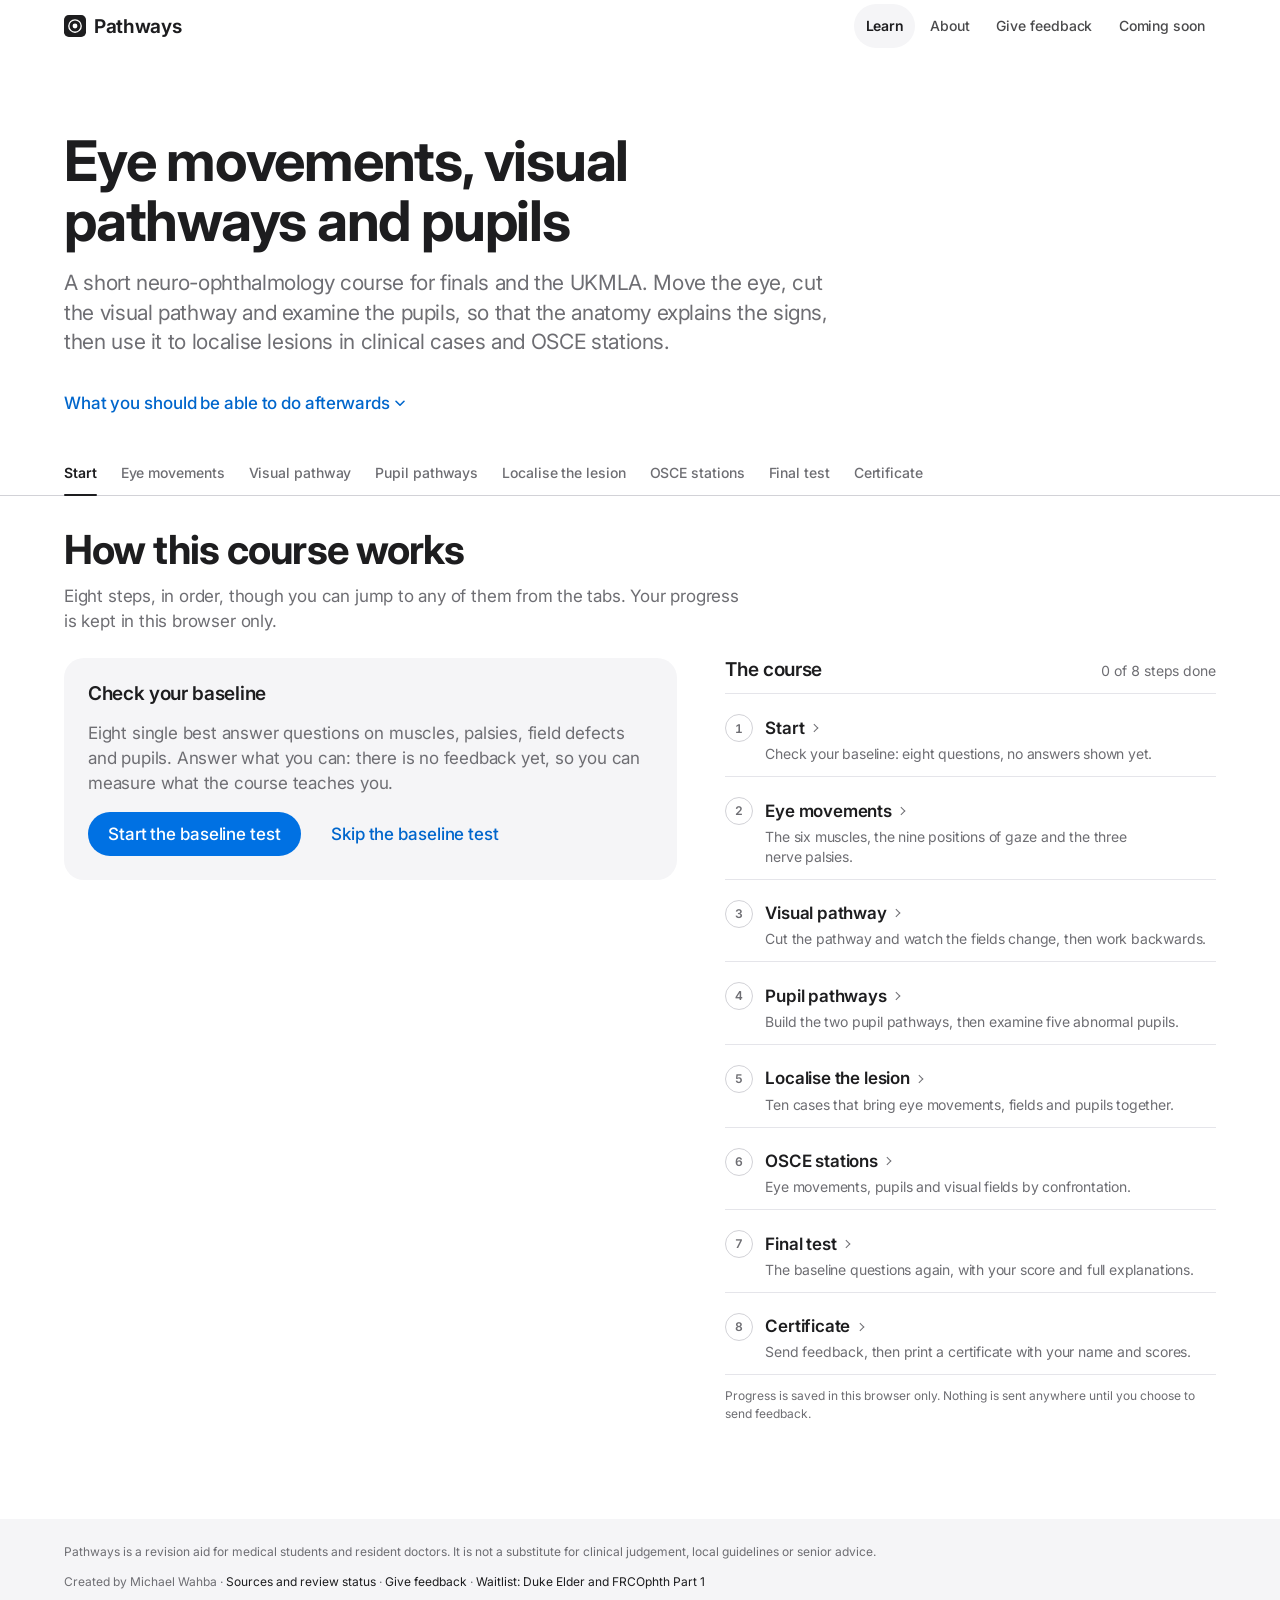
<file: index.html>
<!doctype html>
<html lang="en-GB" data-theme="apple">
  <head>
    <meta charset="UTF-8" />
    <meta http-equiv="Content-Security-Policy" content="default-src 'self'; connect-src 'self' https://docs.google.com; img-src 'self' data:; style-src 'self' 'unsafe-inline'; font-src 'self'; form-action https://docs.google.com; base-uri 'self'" />
    <meta name="viewport" content="width=device-width, initial-scale=1.0" />
    <meta name="description" content="Free interactive neuro-ophthalmology course for UK medical students: eye movements, visual fields and pupils, with cases, OSCE stations and a certificate." />
    <meta name="theme-color" content="#ffffff" />
    <link rel="icon" type="image/svg+xml" href="./favicon.svg" />
    <title>Pathways: interactive neuro-ophthalmology course for medical students | eye movements, visual fields, pupils</title>
    <link rel="preload" as="font" type="font/woff2" crossorigin href="./assets/inter-latin-opsz-normal-BwkfbSeq.woff2" />
    <link rel="modulepreload" crossorigin href="./assets/anatomy-CZ1YRcvw.js" />
    <link rel="preload" as="style" crossorigin href="./assets/anatomy-BDiU7GSH.css" />
    <script type="module" crossorigin src="./assets/index-W6TzXPhf.js"></script>
    <link rel="stylesheet" crossorigin href="./assets/index-DOa6kC8e.css">
      <meta property="og:type" content="website" />
    <meta property="og:title" content="Pathways: eye movements, visual pathways and pupils" />
    <meta property="og:description" content="A free interactive neuro-ophthalmology course for medical students: eye movements, visual pathway lesions and pupils, with clinical cases, OSCE walkthroughs and a certificate." />
    <meta name="twitter:title" content="Pathways: eye movements, visual pathways and pupils" />
    <meta name="twitter:description" content="A free interactive neuro-ophthalmology course for medical students: eye movements, visual pathway lesions and pupils, with clinical cases, OSCE walkthroughs and a certificate." />
    <meta name="twitter:card" content="summary_large_image" />
    <meta property="og:image" content="https://pathwaysophthalmology.github.io/og-pathways.png" />
    <meta property="og:image:width" content="1200" />
    <meta property="og:image:height" content="630" />
    <meta property="og:image:alt" content="Pathways: two eyes, one with a third nerve palsy, and a pair of visual field charts showing a bitemporal hemianopia." />
    <meta name="twitter:image" content="https://pathwaysophthalmology.github.io/og-pathways.png" />
    <meta property="og:url" content="https://pathwaysophthalmology.github.io/" />
    <meta property="og:site_name" content="Pathways" />
    <meta property="og:locale" content="en_GB" />
    <meta name="robots" content="index, follow, max-image-preview:large" />
    <link rel="canonical" href="https://pathwaysophthalmology.github.io/" />
    <meta name="referrer" content="strict-origin-when-cross-origin" />
    <script type="application/ld+json">
{
  "@context": "https://schema.org",
  "@type": [
    "Course",
    "LearningResource"
  ],
  "name": "Pathways: eye movements, visual pathways and pupils",
  "alternateName": "Pathways",
  "description": "Free interactive neuro-ophthalmology course for UK medical students: eye movements, visual fields and pupils, with cases, OSCE stations and a certificate.",
  "url": "https://pathwaysophthalmology.github.io/",
  "image": "https://pathwaysophthalmology.github.io/og-pathways.png",
  "provider": {
    "@type": "Organization",
    "name": "Pathways Ophthalmology",
    "url": "https://pathwaysophthalmology.github.io/"
  },
  "author": {
    "@type": "Person",
    "name": "Michael Wahba"
  },
  "inLanguage": "en-GB",
  "isAccessibleForFree": true,
  "educationalLevel": "Undergraduate medical education",
  "learningResourceType": [
    "Interactive course",
    "Quiz",
    "Clinical case"
  ],
  "audience": {
    "@type": "EducationalAudience",
    "educationalRole": "student",
    "audienceType": "UK medical students and foundation doctors"
  },
  "about": [
    "Neuro-ophthalmology",
    "Ocular motility",
    "Visual pathway",
    "Pupil"
  ],
  "teaches": [
    "Actions and nerve supply of the extraocular muscles",
    "Third, fourth and sixth cranial nerve palsies",
    "Visual field defects from lesions of the visual pathway",
    "The pupillary light reflex and the sympathetic pathway to the pupil",
    "Relative afferent pupillary defect, Horner syndrome and Adie pupil",
    "Localising neuro-ophthalmic lesions",
    "OSCE examination of eye movements, pupils and visual fields"
  ],
  "hasCourseInstance": {
    "@type": "CourseInstance",
    "courseMode": "online",
    "instructor": {
      "@type": "Person",
      "name": "Michael Wahba"
    }
  },
  "offers": {
    "@type": "Offer",
    "category": "Free",
    "price": 0,
    "priceCurrency": "GBP"
  }
}
    </script>
  </head>
  <body>
    <div id="root">
      <div class="shell">
        <header class="shell__bar">
          <div class="wrap shell__bar-inner">
            <a href="#/" class="brand" aria-label="Pathways home"><svg class="brand__mark" viewBox="0 0 32 32" aria-hidden="true"><rect width="32" height="32" rx="7" fill="var(--stage)"></rect><circle cx="16" cy="16" r="9" fill="none" stroke="var(--fluor)" stroke-width="2"></circle><circle cx="16" cy="16" r="3.5" fill="var(--fluor)"></circle></svg><span class="brand__name">Pathways</span></a>
            <nav class="nav" aria-label="Site">
              <a href="#/" class="nav__home" aria-current="page">Learn</a>
              <a href="#/about">About</a>
              <a href="#/feedback"><span class="nav__long">Give feedback</span><span class="nav__short">Feedback</span></a>
              <a href="#/waitlist"><span class="nav__long">Coming soon</span><span class="nav__short">Waitlist</span></a>
            </nav>
          </div>
        </header>
        <main class="shell__main">
          <div class="wrap module-head">
            <h1>Eye movements, visual pathways and pupils</h1>
            <p class="module-head__lede">A short neuro-ophthalmology course for finals and the UKMLA. Move the eye, cut the visual pathway and examine the pupils, so that the anatomy explains the signs, then use it to localise lesions in clinical cases and OSCE stations.</p>
          </div>
          <div class="wrap prose stack seo-fallback">
            <p>Pathways is a free, short online course on eye movements, the visual pathway and the pupils. A baseline test at the start and a final test at the end show how far you have come, and a certificate is available when you finish.</p>
            <h2>What the course covers</h2>
            <ul>
              <li>Eye movements: the six extraocular muscles, the nine positions of gaze, and third, fourth and sixth cranial nerve palsies</li>
              <li>The visual pathway: lesions from the optic nerve to the occipital cortex and the visual field defects they cause</li>
              <li>Pupil reflexes: the pupillary light reflex and the sympathetic pathway to the pupil</li>
              <li>The abnormal pupil: relative afferent pupillary defect (RAPD), Horner syndrome, Adie pupil and third nerve palsy</li>
              <li>Clinical cases on localising the lesion</li>
              <li>OSCE examination stations: eye movements, pupils and visual fields</li>
              <li>A baseline test and a final test, with every question explained</li>
              <li>A certificate of completion</li>
            </ul>
            <h2>Who it is for</h2>
            <p>UK medical students revising for finals and the UKMLA or preparing for the Duke Elder Undergraduate Prize Examination, and foundation doctors who want to refresh their neuro-ophthalmology.</p>
            <p>The course needs JavaScript. If it does not load, please enable JavaScript in your browser.</p>
          </div>
        </main>
      </div>
    </div>
  </body>
</html>
</file>
<file: assets/anatomy-BDiU7GSH.css>
.an-tool{--gap:var(--s-5)}.an-tool>.seg,.an-tool>.an-strip{align-self:flex-start}.an-narrow{max-width:44rem}.an-reading{--gap:var(--s-3)}.an-tool .callout p+p,.an-tool .callout p+ul,.an-tool .callout ul+p{margin-top:var(--s-2)}.an-reading h3{margin-top:var(--s-1)}.an-svg{width:100%;max-width:26rem;height:auto;font-family:var(--font-body);-webkit-tap-highlight-color:transparent;margin-inline:auto;overflow:visible}.an-svg__label{fill:var(--stage-text);font-size:14px;font-weight:550}.an-svg__label--muted{fill:var(--stage-muted);font-weight:500}.an-svg [role=button]{cursor:pointer;outline:none}.an-svg [role=button][aria-disabled=true]{cursor:default}.an-stage-controls{align-items:center;gap:var(--s-3);margin-top:var(--s-4);flex-wrap:wrap;display:flex}.an-stage-controls--col{flex-direction:column;align-items:stretch}.an-stage-controls--col>.cluster:empty{display:none}.an-stage-controls--top{margin-top:0;margin-bottom:var(--s-4)}.an-stage-label{font-size:var(--text-sm);color:var(--stage-muted);font-weight:600}.an-stage-status{min-height:2.75em;font-size:var(--text-sm);color:var(--stage-muted);transition:color var(--dur) var(--ease-out)}.an-stage-status[data-on]{color:var(--stage-text)}.an-stage-key{margin-top:var(--s-2);text-align:center;font-size:var(--text-xs);color:var(--stage-muted)}.an-stage-divider{height:1px;margin-block:var(--s-5) var(--s-4);background:var(--stage-line)}.an-stage-sub{margin-bottom:var(--s-3);font-size:var(--text-sm);color:var(--stage-muted);font-weight:600}.an-legend{margin-top:var(--s-4);gap:var(--s-2);font-size:var(--text-xs);color:var(--stage-muted);padding:0;list-style:none;display:grid}.an-legend li{align-items:center;gap:var(--s-3);display:flex}.an-key{border-top:3px solid var(--stage-muted);border-radius:2px;flex:none;width:1.75rem;height:0}.an-key--axis{border-top-color:var(--dx-1)}.an-key--pull{border-top-color:var(--fluor);border-top-width:5px}.an-key--rf{border-top-color:var(--dx-2)}.an-key--lf{border-top-color:var(--dx-1);border-top-style:dashed}.an-facts{gap:var(--s-3);margin:0;display:grid}.an-facts>div{padding-top:var(--s-3);border-top:1px solid var(--line)}.an-facts dt{font-size:var(--text-sm);color:var(--ink);font-weight:650}.an-facts dd{margin:var(--s-1) 0 0;color:var(--ink-2)}.an-facts__note{margin-top:var(--s-1);font-size:var(--text-sm);color:var(--ink-3);display:block}.stage .an-facts dt{color:var(--stage-text)}.stage .an-facts dd{color:var(--stage-muted)}.an-list{gap:var(--s-1);padding-left:1.2em;display:grid}.an-steps{gap:var(--s-2);color:var(--ink-2);padding-left:1.4em;display:grid}.an-steps li::marker{color:var(--ink);font-variant-numeric:tabular-nums;font-weight:650}.an-actions{gap:var(--s-1);padding:0;list-style:none;display:grid}.an-actions li{gap:var(--s-2);padding:var(--s-2) var(--s-3);border-radius:var(--radius-sm);color:var(--ink-3);transition:background var(--dur) var(--ease-out), color var(--dur) var(--ease-out);grid-template-columns:6.25rem minmax(0,1fr);display:grid}.an-actions li[data-done]{color:var(--ink)}.an-actions li[data-now]{background:var(--cobalt-wash)}.an-actions__rank{font-size:var(--text-xs);padding-top:.15em;font-weight:650}.an-actions li[data-done] .an-actions__rank{color:var(--cobalt-deep)}.an-quiz__meta{justify-content:space-between}.an-quiz__prompt{font-size:var(--text-lg);max-width:40ch}.an-quiz__final{font-size:var(--text-xl);font-weight:650}.an-pad-wrap{justify-content:center;align-items:center;gap:var(--s-3);width:100%;display:flex}.an-pad{flex:none;grid-template-columns:repeat(3,3rem);gap:4px;display:grid}.an-pad__btn{border:1px solid var(--stage-line);border-radius:var(--radius-sm);background:var(--stage-raised);width:3rem;height:3rem;color:var(--stage-muted);transition:background var(--dur) var(--ease-out), color var(--dur) var(--ease-out), border-color var(--dur) var(--ease-out);place-items:center;padding:0;display:grid;position:relative}.an-pad__btn svg{width:1.25rem;height:1.25rem}.an-pad__btn:hover{border-color:var(--stage-muted);color:var(--stage-text)}.an-pad__btn[aria-pressed=true]{background:var(--fluor);border-color:var(--fluor);color:var(--stage)}.an-pad__btn[data-marked]{border:2px dashed var(--warn-stage)}.an-pad__btn[data-marked]:after{content:"";background:var(--warn-stage);border-radius:50%;width:6px;height:6px;position:absolute;top:4px;right:4px}.an-pad__btn[data-marked][aria-pressed=true]:after{background:var(--stage)}.an-pad__side{min-width:0;font-size:var(--text-xs);color:var(--stage-muted);text-align:center;flex:0 5.5rem;font-weight:600}.an-eyepair{max-width:30rem;margin-inline:auto}.an-eyepair__head{transition:transform .4s var(--ease-out)}.an-eye__sclera{fill:var(--stage-text);transition:fill .4s var(--ease-out)}.an-eye__sclera[data-dim]{fill:var(--stage-muted)}.an-eye__move{transition:transform .25s var(--ease-out)}.an-eye__iris{fill:var(--dx-1);transition:fill-opacity .4s var(--ease-out)}.an-eye__iris[data-dim]{fill-opacity:.6}.an-eye__iris-inner{fill:none;stroke:var(--stage);stroke-opacity:.35;stroke-width:1.5px}.an-eye__pupil{fill:var(--stage);transition-property:transform;transition-timing-function:var(--ease-out)}.an-eye__lid{fill:var(--stage-raised);stroke:var(--stage-muted);stroke-width:2px;transition:transform .3s var(--ease-out)}.an-eye__outline{fill:none;stroke:var(--stage-muted);stroke-width:2px;stroke-linejoin:round}.an-torch{opacity:0;transition:transform .45s var(--ease-out), opacity var(--dur) var(--ease-out)}.an-torch[data-on]{opacity:1}.an-torch__beam{fill:var(--fluor);fill-opacity:.22}.an-torch__body{fill:var(--stage-muted);stroke:var(--stage-text);stroke-width:1.5px}.an-globe{fill:var(--stage-raised);stroke:var(--stage-muted);stroke-width:2px}.an-front__move,.an-front__twist{transition:transform .6s var(--ease-out)}.an-front__iris{fill:var(--dx-1);fill-opacity:.3;stroke:var(--dx-1);stroke-width:2.5px}.an-front__tick{stroke:var(--stage-text);stroke-width:2.5px;stroke-linecap:round}.an-front__pupil{fill:var(--stage);stroke:var(--stage-text);stroke-width:1.5px}.an-muscle__hit{fill:#0000;stroke:#0000;stroke-width:2px;transition:fill var(--dur) var(--ease-out), stroke var(--dur) var(--ease-out)}.an-muscle[data-interactive]:hover .an-muscle__hit{fill:var(--stage-raised)}.an-muscle:focus-visible .an-muscle__hit{stroke:var(--fluor);stroke-dasharray:5 4}.an-muscle__strap{fill:var(--stage-line);stroke:var(--stage-muted);stroke-width:1.5px;transition:fill var(--dur) var(--ease-out), stroke var(--dur) var(--ease-out)}.an-muscle__band{fill:none;stroke:var(--stage-line);stroke-width:12px;stroke-linecap:round;transition:stroke var(--dur) var(--ease-out)}.an-muscle__band--tendon{stroke-width:5px}.an-muscle__origin{fill:var(--stage-muted)}.an-muscle__trochlea{fill:var(--stage);stroke:var(--stage-text);stroke-width:2px}.an-muscle__label{transition:fill var(--dur) var(--ease-out);font-weight:650}.an-muscle[data-active] .an-muscle__strap{fill:var(--fluor);stroke:var(--fluor)}.an-muscle[data-active] .an-muscle__band{stroke:var(--fluor)}.an-muscle[data-active] .an-muscle__label{fill:var(--fluor)}.an-orbit__wall{fill:none;stroke:var(--stage-muted);stroke-width:2px;stroke-linejoin:round;stroke-linecap:round;stroke-dasharray:2 6}.an-orbit__globe{transition:transform .25s var(--ease-out)}.an-orbit__cornea{fill:none;stroke:var(--stage-text);stroke-width:2px;stroke-linecap:round}.an-orbit__axis{stroke:var(--dx-1);stroke-width:2.5px;stroke-linecap:round}.an-orbit__axis-head{fill:var(--dx-1)}.an-orbit__arc{fill:none;stroke:var(--stage-text);stroke-width:1.5px}.an-orbit__angle{font-variant-numeric:tabular-nums;font-weight:700}.an-orbit__centre{fill:var(--stage-text)}.an-mech__belly,.an-mech__strap,.an-mech__tendon{stroke:var(--stage-line);stroke-linecap:round;transition:stroke var(--dur) var(--ease-out)}.an-mech__belly{stroke-width:9px}.an-mech__strap{stroke-width:11px;stroke-opacity:.9}.an-mech__tendon{stroke-width:5px}.an-mech__trochlea{fill:var(--stage);stroke:var(--stage-muted);stroke-width:2px}.an-mech__label{fill:var(--stage-muted)}.an-mech[data-active] .an-mech__belly,.an-mech[data-active] .an-mech__strap,.an-mech[data-active] .an-mech__tendon,.an-mech[data-active] .an-mech__trochlea{stroke:var(--fluor)}.an-mech[data-active] .an-mech__label{fill:var(--fluor)}.an-slider{align-items:baseline;gap:var(--s-1) var(--s-3);grid-template-columns:minmax(0,1fr) auto;display:grid}.an-slider label{font-size:var(--text-sm);color:var(--stage-muted);font-weight:600}.an-slider output{font-size:var(--text-sm);color:var(--stage-text);font-weight:650}.an-slider input[type=range]{width:100%;min-height:2.75rem;accent-color:var(--fluor);cursor:pointer;grid-column:1/-1;margin:0}.an-slider__ends{font-size:var(--text-xs);color:var(--stage-muted);grid-column:1/-1;justify-content:space-between;display:flex}.an-share{align-items:center;gap:var(--s-2) var(--s-3);font-size:var(--text-xs);color:var(--stage-muted);grid-template-columns:max-content minmax(0,1fr);display:grid}.an-share__track{background:var(--stage-raised);height:8px;box-shadow:inset 0 0 0 1px var(--stage-line);border-radius:999px;overflow:hidden}.an-share__fill{background:var(--fluor);transform-origin:0;height:100%;transition:transform var(--dur) var(--ease-out);display:block}.an-readout{gap:var(--s-3);display:grid}.an-readout__angle{align-items:baseline;gap:var(--s-1) var(--s-3);flex-wrap:wrap;display:flex}.an-readout__angle .num{font-size:var(--text-2xl);letter-spacing:-.02em;font-weight:650;line-height:1}.an-field{max-width:32rem;margin-inline:auto}.an-field__disc{fill:var(--stage-text)}.an-field__lost{opacity:0;transition:opacity var(--dur) var(--ease-out)}.an-field__lost[data-on]{opacity:1}.an-field__dark{fill:var(--stage)}.an-field__hatch{stroke:var(--stage-muted);stroke-width:1.5px}.an-field__spared{fill:var(--stage-text);stroke:var(--fluor);stroke-width:2px;opacity:0;transition:opacity var(--dur) var(--ease-out)}.an-field__spared[data-on]{opacity:1}.an-field__cross{stroke:var(--stage-muted);stroke-width:1px;stroke-dasharray:3 3}.an-field__rim{fill:none;stroke:var(--stage-muted);stroke-width:2px}.an-vp__eye{fill:var(--stage-raised);stroke:var(--stage-muted);stroke-width:2px}.an-vp__cornea{fill:none;stroke:var(--stage-text);stroke-width:2px;stroke-linecap:round}.an-vp__fibre{fill:none;stroke-width:2.5px;stroke-linecap:round;stroke-linejoin:round;transition:opacity var(--dur) var(--ease-out)}.an-vp__fibre--rf{stroke:var(--dx-2)}.an-vp__fibre--lf{stroke:var(--dx-1);stroke-dasharray:7 5}.an-vp__retina{stroke-width:4px}.an-vp__fibre[data-cut]{opacity:.16}.an-vp__lgn{fill:var(--stage-raised);stroke:var(--stage-text);stroke-width:2px}.an-vp__cortex{fill:var(--stage-raised);stroke:var(--stage-muted);stroke-width:2px;transition:opacity var(--dur) var(--ease-out)}.an-vp__cortex[data-cut]{opacity:.3;stroke-dasharray:4 4}.an-vp__hit{fill:#0000;stroke:#0000;stroke-width:2.5px}.an-vp__dot{fill:var(--stage);stroke:var(--stage-text);stroke-width:2px;transition:fill var(--dur) var(--ease-out), stroke var(--dur) var(--ease-out)}.an-vp__num{fill:var(--stage-text);pointer-events:none;font-size:14px;font-weight:700}.an-vp__marker:not([aria-disabled=true]):hover .an-vp__dot{stroke:var(--fluor)}.an-vp__marker:focus-visible .an-vp__hit{stroke:var(--fluor);stroke-dasharray:5 4}.an-vp__marker[data-state=selected] .an-vp__dot{fill:var(--fluor);stroke:var(--fluor)}.an-vp__marker[data-state=correct] .an-vp__dot{fill:var(--ok-stage);stroke:var(--ok-stage)}.an-vp__marker[data-state=wrong] .an-vp__dot{fill:var(--bad-stage);stroke:var(--bad-stage)}.an-vp__marker:is([data-state=selected],[data-state=correct],[data-state=wrong]) .an-vp__num{fill:var(--stage)}.an-sites{gap:var(--s-2);padding:0;list-style:none;display:grid}@media (width>=30rem){.an-sites{grid-template-columns:repeat(2,minmax(0,1fr))}}.an-site{align-items:center;gap:var(--s-3);width:100%;height:100%;min-height:2.75rem;padding:var(--s-2) var(--s-3);text-align:left;border:1px solid var(--line-strong);border-radius:var(--radius);background:var(--paper-raised);font-size:var(--text-sm);transition:border-color var(--dur) var(--ease-out), background var(--dur) var(--ease-out);font-weight:550;display:flex}.an-site:hover{border-color:var(--ink)}.an-site[aria-pressed=true]{border-color:var(--cobalt);background:var(--cobalt-wash)}.an-site__num{background:var(--paper-sunk);width:1.75rem;height:1.75rem;font-weight:700;font-size:var(--text-xs);border-radius:50%;flex:none;place-items:center;display:grid}.an-site[aria-pressed=true] .an-site__num{background:var(--cobalt);color:var(--paper-raised)}.an-rows{gap:var(--s-2);padding:0;list-style:none;display:grid}.an-row{align-items:center;gap:var(--s-2);min-height:3.25rem;padding:var(--s-1) var(--s-3) var(--s-1) var(--s-1);border:1px solid var(--stage-line);border-radius:var(--radius);background:var(--stage-raised);color:var(--stage-text);transition:border-color var(--dur) var(--ease-out), box-shadow var(--dur) var(--ease-out);grid-template-columns:2.75rem 1.75rem minmax(0,1fr) auto;display:grid;position:relative}.an-row[data-dragging]{z-index:2;border-color:var(--fluor);box-shadow:var(--shadow-2)}.an-row[data-mark=right]{border-color:var(--ok-stage)}.an-row[data-mark=wrong]{border-color:var(--bad-stage)}.an-row__handle{border-radius:var(--radius-sm);width:2.75rem;height:2.75rem;color:var(--stage-muted);cursor:grab;touch-action:none;transition:background var(--dur) var(--ease-out), color var(--dur) var(--ease-out);background:0 0;border:0;place-items:center;padding:0;display:grid}.an-row__handle:hover{background:var(--stage);color:var(--stage-text)}.an-row[data-dragging] .an-row__handle{cursor:grabbing;color:var(--fluor)}.an-row__handle svg{width:1.25rem;height:1.25rem}.an-row__num{font-size:var(--text-sm);color:var(--stage-muted);text-align:center;font-weight:700}.an-row__body{padding-block:var(--s-2);gap:2px;min-width:0;display:grid}.an-row__label{font-size:var(--text-sm);overflow-wrap:anywhere;font-weight:600}.an-row__note{font-size:var(--text-xs);color:var(--stage-muted)}.an-row__note strong{color:var(--stage-text)}.an-row__mark{width:1.25rem;height:1.25rem}.an-row[data-mark=right] .an-row__mark{color:var(--ok-stage)}.an-row[data-mark=wrong] .an-row__mark{color:var(--bad-stage)}.an-controls{margin:var(--s-4) 0 0;gap:var(--s-3);min-width:0;transition:opacity var(--dur) var(--ease-out);border:0;padding:0;display:grid}.an-controls:disabled{opacity:.45}.an-controls__row{align-items:center;gap:var(--s-2) var(--s-3);flex-wrap:wrap;display:flex}.an-controls__row>.an-stage-label{flex:0 0 6.5rem}.an-tool .seg button{min-height:2.75rem}@media (prefers-reduced-motion:reduce){.an-h__pen,.an-eyepair__head,.an-eye__move,.an-eye__pupil,.an-eye__lid,.an-torch,.an-front__move,.an-front__twist,.an-orbit__globe,.an-share__fill,.an-field__lost,.an-field__spared,.an-vp__fibre{transition:none}}.an-strip{min-width:0;max-width:100%;display:flex}.an-strip .an-strip__seg{--fade-s:0px;--fade-e:0px;overscroll-behavior-x:contain;scroll-snap-type:x proximity;scrollbar-width:none;-webkit-mask-image:linear-gradient(to right, transparent 0, #000 var(--fade-s), #000 calc(100% - var(--fade-e)), transparent 100%);-webkit-mask-image:linear-gradient(to right, transparent 0, #000 var(--fade-s), #000 calc(100% - var(--fade-e)), transparent 100%);mask-image:linear-gradient(to right, transparent 0, #000 var(--fade-s), #000 calc(100% - var(--fade-e)), transparent 100%);flex-wrap:nowrap;scroll-padding-inline:2rem;position:relative;overflow-x:auto}.an-strip__seg::-webkit-scrollbar{display:none}.an-strip__seg[data-fade-start]{--fade-s:2.25rem}.an-strip__seg[data-fade-end]{--fade-e:2.25rem}.an-strip__seg>button{white-space:nowrap;scroll-snap-align:start;flex:none}.an-strip__seg>button:focus-visible{outline-offset:-2px}.an-seg-done{align-items:center;gap:.35rem;display:inline-flex;position:relative}.an-seg-done svg{width:1em;height:1em}.stage__head .an-strip{flex:0 auto}.an-controls__row .an-strip{flex:12rem}.an-exam-view{gap:var(--s-3);display:grid}.an-stage-key--left{text-align:left}.an-fundus{max-width:30rem}.an-fundus__retina{fill:var(--stage-raised)}.an-fundus__rim{fill:none;stroke:var(--stage-muted);stroke-width:2px}.an-fundus__macula{fill:var(--stage);opacity:.7}.an-fundus__fovea{fill:var(--stage-muted)}.an-fundus__vein,.an-fundus__artery{fill:none;stroke-linecap:round}.an-fundus__vein{stroke:var(--dx-4);stroke-width:2.5px}.an-fundus__artery{stroke:var(--dx-2);stroke-width:1.75px}.an-fundus__vein--blurred{stroke-width:3px;opacity:.5}.an-fundus__disc{fill:var(--dx-2);stroke:var(--stage-text);stroke-width:1.5px}.an-fundus__disc[data-swollen]{stroke:none}.an-fundus__halo{fill:var(--dx-2);opacity:.45}.an-fundus__cup{fill:var(--stage-text)}.an-h{max-width:28rem}.an-h__path{fill:none;stroke:var(--stage-line);stroke-width:2.5px;stroke-linecap:round}.an-h__hit{fill:#0000;stroke:#0000;stroke-width:2px}.an-h__point:focus-visible .an-h__hit{stroke:var(--fluor);stroke-dasharray:5 4}.an-h__dot{fill:var(--stage);stroke:var(--stage-muted);stroke-width:2px;transition:stroke var(--dur) var(--ease-out)}.an-h__point:hover .an-h__dot,.an-h__point[data-active] .an-h__dot{stroke:var(--stage-text)}.an-h__label{fill:var(--stage-muted);paint-order:stroke;stroke:var(--stage);stroke-width:5px;stroke-linejoin:round;transition:fill var(--dur) var(--ease-out);font-size:13px;font-weight:650}.an-h__point[data-active] .an-h__label{fill:var(--fluor)}.an-h__pen{fill:var(--fluor);pointer-events:none;transition:transform .7s var(--ease-out)}.an-conf{max-width:26rem}.an-conf__head{fill:var(--stage-raised);stroke:var(--stage-muted);stroke-width:2px}.an-conf__nose{fill:none;stroke:var(--stage-muted);stroke-width:2px;stroke-linejoin:round}.an-conf__eye{fill:var(--stage-text)}.an-conf__closed{fill:none;stroke:var(--stage-text);stroke-width:2.5px;stroke-linecap:round}.an-conf__hand{fill:var(--dx-6);fill-opacity:.35;stroke:var(--dx-6);stroke-width:2px}.an-conf__ray{stroke:var(--fluor);stroke-width:1.5px;stroke-dasharray:4 5}.an-conf__mid{stroke:var(--stage-line);stroke-width:1.5px;stroke-dasharray:2 6;stroke-linecap:round}.an-conf__target{fill:var(--fluor)}.an-start{--gap:var(--s-5)}@media (width>=60rem){.an-start{gap:var(--s-7);grid-template-columns:minmax(0,1.25fr) minmax(0,1fr)}}.an-start__panel>.stack{--gap:var(--s-4)}.an-saved__icon{width:2rem;height:2rem;color:var(--ok)}.an-outline{--gap:var(--s-3)}.an-outline__head{justify-content:space-between;align-items:baseline}.an-outline__list{border-top:1px solid var(--line);padding:0;list-style:none;display:grid}.an-outline__item{gap:var(--s-3);padding-block:var(--s-3);border-bottom:1px solid var(--line);grid-template-columns:1.75rem minmax(0,1fr);display:grid}.an-outline__num{border:1px solid var(--line-strong);width:1.75rem;height:1.75rem;font-size:var(--text-xs);color:var(--ink-2);border-radius:50%;place-items:center;margin-top:.5rem;font-weight:700;display:grid}.an-outline__item[data-done] .an-outline__num{background:var(--ok-wash);border-color:var(--ok-wash);color:var(--ok)}.an-outline__num svg{width:1rem;height:1rem}.an-outline__body{min-width:0}.an-outline__link{min-height:2.75rem;color:var(--cobalt);text-align:left;text-underline-offset:.2em;text-decoration:underline;text-decoration-thickness:1px;-webkit-text-decoration-color:color-mix(in srgb, var(--cobalt) 35%, transparent);text-decoration-color:color-mix(in srgb, var(--cobalt) 35%, transparent);transition:text-decoration-color var(--dur) var(--ease-out), color var(--dur) var(--ease-out);background:0 0;border:0;align-items:center;padding:0;font-weight:650;display:inline-flex}.an-outline__link:hover{color:var(--cobalt-deep);text-decoration-color:currentColor}.an-outline__summary{font-size:var(--text-sm);color:var(--ink-2);margin-top:-.35rem}.an-reset{--gap:var(--s-2);padding:var(--s-3) var(--s-4);border-radius:var(--radius);background:var(--warn-wash)}.an-test__progress{grid-template-columns:repeat(8,minmax(0,1fr));gap:4px;display:grid}.an-test__progress span{background:var(--paper-sunk);height:4px;transition:background var(--dur) var(--ease-out);border-radius:999px}.an-test__progress span[data-now]{background:var(--line-strong)}.an-test__progress span[data-on]{background:var(--cobalt)}.an-marks-group{gap:var(--s-2);padding-block:var(--s-2);display:grid}.an-marks{justify-content:start;align-items:center;gap:var(--s-3);font-size:var(--text-sm);grid-template-columns:4.5rem minmax(0,auto) auto;display:grid}.an-marks__label{color:var(--ink-2);font-weight:650}.an-marks__row{gap:3px;display:flex}.an-marks__cell{background:var(--paper-sunk);width:1.5rem;height:1.5rem;color:var(--ink-3);border-radius:5px;place-items:center;display:grid}.an-marks__cell[data-right]{background:var(--ok);color:var(--paper-raised)}.an-marks__cell svg{width:.85rem;height:.85rem}.an-marks__score{font-weight:650}@media (width<=24rem){.an-marks{grid-template-columns:minmax(0,1fr) auto}.an-marks__row{grid-area:2/1/auto/-1}}.an-review{gap:var(--s-6);counter-reset:q;padding:0;list-style:none;display:grid}.an-review__item{gap:var(--s-3);counter-increment:q;display:grid}.an-review__prompt{max-width:62ch;font-weight:600}.an-review__prompt:before{content:counter(q) ". ";font-variant-numeric:tabular-nums;color:var(--ink-3)}.an-review__answers{gap:var(--s-2);font-size:var(--text-sm);margin:0;display:grid}.an-review__answers>div{gap:var(--s-2);grid-template-columns:8.5rem minmax(0,1fr);display:grid}.an-review__answers dt{color:var(--ink-3);font-weight:600}.an-review__answers dd{gap:var(--s-2);align-items:flex-start;margin:0;display:flex}.an-review__answers dd svg{width:1.05rem;height:1.05rem;color:var(--bad);flex:none;margin-top:.2rem}.an-review__answers [data-right] dd svg{color:var(--ok)}.an-review__answers [data-muted] dd{color:var(--ink-2)}@media (width<=30rem){.an-review__answers>div{grid-template-columns:minmax(0,1fr);gap:0}}.an-stepfoot{justify-content:space-between;align-items:center;gap:var(--s-3) var(--s-5);margin-top:var(--s-7);padding-top:var(--s-4);border-top:1px solid var(--line);flex-wrap:wrap;display:flex}.an-stepfoot__status{align-items:center;gap:var(--s-2);max-width:52ch;font-size:var(--text-sm);color:var(--ink-2);display:inline-flex}.an-stepfoot__status[data-done]{color:var(--ok);font-weight:650}.an-stepfoot__status svg{width:1.1rem;height:1.1rem}.an-casebar{justify-content:space-between;align-items:center;gap:var(--s-3) var(--s-5);flex-wrap:wrap;display:flex}.an-casenav{flex-wrap:wrap;gap:4px;padding:0;list-style:none;display:flex}.an-casenav__btn{border:1px solid var(--line-strong);border-radius:var(--radius-sm);background:var(--paper-raised);width:2.75rem;height:2.75rem;font-size:var(--text-sm);color:var(--ink-2);transition:border-color var(--dur) var(--ease-out), background var(--dur) var(--ease-out), color var(--dur) var(--ease-out);place-items:center;padding:0;font-weight:650;display:grid;position:relative}.an-casenav__btn:hover{border-color:var(--ink);color:var(--ink)}.an-casenav__btn[data-done]{background:var(--paper-sunk);border-color:var(--paper-sunk);color:var(--ink)}.an-casenav__btn[data-done]:after{content:"";background:var(--ok);border-radius:2px;width:14px;height:2px;margin-left:-7px;position:absolute;bottom:5px;left:50%}.an-casenav__btn[aria-current=step]{background:var(--ink);border-color:var(--ink);color:var(--paper)}.an-case{--gap:var(--s-5)}.an-case__vignette{gap:var(--s-1);max-width:64ch;display:grid}.an-case__story{font-size:var(--text-lg);text-wrap:pretty;line-height:1.45}.an-case__empty{min-height:12rem;padding:var(--s-5);border:1px dashed var(--stage-line);border-radius:var(--radius);text-align:center;color:var(--stage-muted);font-size:var(--text-sm);place-items:center;display:grid}.an-exams{gap:var(--s-2);padding:0;list-style:none;display:grid}.an-exams__btn{justify-content:space-between;align-items:center;gap:var(--s-3);width:100%;min-height:2.75rem;padding:var(--s-2) var(--s-3);border:1px solid var(--line-strong);border-radius:var(--radius);background:var(--paper-raised);text-align:left;font-size:var(--text-sm);transition:border-color var(--dur) var(--ease-out), background var(--dur) var(--ease-out);font-weight:600;display:flex}.an-exams__btn:hover{border-color:var(--ink)}.an-exams__btn[aria-pressed=true]{border-color:var(--cobalt);background:var(--cobalt-wash)}.an-exams__tick{width:1.1rem;height:1.1rem;color:var(--ok);flex:none}.an-exams__finding{margin:var(--s-2) var(--s-1) var(--s-2) var(--s-3);font-size:var(--text-sm);color:var(--ink-2)}.an-commit{border:0;min-width:0;margin:0;padding:0}.an-commit legend{margin-bottom:var(--s-2);font-weight:650;font-size:var(--text-sm);padding:0}.an-commit+.an-commit{margin-top:var(--s-2)}.an-osce__meta{justify-content:space-between;align-items:baseline}.an-osce__meta h4{margin-top:var(--s-3)}.an-osce__steps{border-top:1px solid var(--line);padding:0;list-style:none;display:grid}.an-osce__step{gap:var(--s-2);padding-block:var(--s-3);border-bottom:1px solid var(--line);grid-template-columns:2.75rem minmax(0,1fr);display:grid}.an-check{width:1.35rem;height:1.35rem;accent-color:var(--cobalt);cursor:pointer;justify-self:center;margin:.7rem 0 0}.an-osce__body{gap:var(--s-2);min-width:0;display:grid}.an-osce__title{align-items:center;gap:var(--s-2);cursor:pointer;min-height:2.75rem;font-weight:650;display:flex}.an-osce__num{font-size:var(--text-xs);color:var(--ink-3);font-weight:700}.an-osce__step[data-on] .an-osce__title{color:var(--ink-2)}.an-osce__detail{font-size:var(--text-sm);color:var(--ink-2);margin-top:-.5rem}.an-say{gap:var(--s-2);padding:var(--s-2) var(--s-3);border-radius:var(--radius-sm);background:var(--paper-sunk);font-size:var(--text-sm);grid-template-columns:auto minmax(0,1fr);align-items:baseline;display:grid}.an-say__mark{font-size:var(--text-xs);color:var(--cobalt-deep);font-weight:700}.an-say em{color:var(--ink)}.an-osce__lower{gap:var(--s-6);display:grid}@media (width>=60rem){.an-osce__lower{grid-template-columns:minmax(0,1.2fr) minmax(0,1fr);align-items:start}}.an-osce__h{margin-top:var(--s-4)}.an-report{gap:var(--s-1);display:grid}.an-report__title{font-size:var(--text-sm);font-weight:650}.an-report__text{max-width:64ch;color:var(--ink-2)}.an-mistakes{color:var(--ink-2);max-width:64ch}.an-selfmark{--gap:var(--s-3)}.an-checklist{padding:0;list-style:none;display:grid}.an-checklist li{align-items:start;gap:var(--s-1);border-bottom:1px solid var(--line);grid-template-columns:2.75rem minmax(0,1fr);display:grid}.an-checklist li:last-child{border-bottom:0}.an-checklist .an-check{margin-top:.7rem}.an-checklist label{font-size:var(--text-sm);cursor:pointer;padding-block:.65rem;display:block}.an-cert-locked{--gap:var(--s-4)}.an-todo{gap:var(--s-3);padding:0;list-style:none;display:grid}.an-todo li{align-items:center;gap:var(--s-2) var(--s-3);grid-template-columns:1.75rem minmax(0,1fr);display:grid}.an-todo li>.btn{grid-column:2;justify-self:start}@media (width>=36rem){.an-todo li{grid-template-columns:1.75rem minmax(0,1fr) auto}.an-todo li>.btn{grid-column:auto}}.an-todo__mark{border:1px solid var(--line-strong);width:1.75rem;height:1.75rem;font-size:var(--text-xs);border-radius:50%;place-items:center;font-weight:700;display:grid}.an-todo li[data-done] .an-todo__mark{background:var(--ok-wash);border-color:var(--ok-wash);color:var(--ok)}.an-todo li[data-done]>span:nth-child(2){color:var(--ink-2)}.an-todo__mark svg{width:1rem;height:1rem}.an-cert-form{gap:var(--s-4);align-items:start;display:grid}@media (width>=44rem){.an-cert-form{grid-template-columns:minmax(0,26rem) auto;align-items:end}}.an-input{border:1px solid var(--line-strong);border-radius:var(--radius);background:var(--paper-raised);width:100%;min-height:2.75rem;font-size:var(--text-md);transition:border-color var(--dur) var(--ease-out);padding:.55rem .85rem;display:block}.an-input::placeholder{color:var(--ink-3)}.an-input:hover{border-color:var(--ink)}.an-input:focus-visible{border-color:var(--cobalt)}.an-cert-form__hint{margin-top:var(--s-2)}.an-cert-preview{max-width:60rem;margin:0}.an-cert-print{display:none}.an-cert-wrap{container-type:inline-size}.an-cert{aspect-ratio:297/210;border:1px solid var(--line);border-radius:var(--radius);background:var(--paper-raised);color:var(--ink);box-shadow:var(--shadow-2);-webkit-print-color-adjust:exact;print-color-adjust:exact;grid-template-rows:auto 1fr auto;padding:6cqi 7cqi 5.6cqi;display:grid;position:relative;overflow:hidden}.an-cert:before{content:"";border:1px solid var(--line-strong);box-shadow:inset 0 0 0 .5cqi var(--paper-raised), inset 0 0 0 calc(.5cqi + 1px) var(--line);pointer-events:none;position:absolute;inset:2.4cqi}.an-cert__seal{pointer-events:none;width:15cqi;height:15cqi;position:absolute;bottom:5.4cqi;right:7cqi}.an-cert__seal-edge{fill:none;stroke:var(--line-strong);stroke-width:1.5px}.an-cert__seal-disc{fill:var(--stage)}.an-cert__seal-rim{fill:none;stroke:var(--stage-line);stroke-width:1.5px}.an-cert__seal-iris{fill:none;stroke:var(--fluor);stroke-width:5px}.an-cert__seal-pupil{fill:var(--fluor)}.an-cert__top{align-items:center;gap:1.2cqi;display:flex;position:relative}.an-cert__mark{width:3.4cqi;height:3.4cqi}.an-cert__brand{font-family:var(--font-display);color:var(--ink);font-size:3cqi;line-height:1}.an-cert__main{align-self:center;max-width:64cqi;position:relative}.an-cert__heading{font-family:var(--font-display);letter-spacing:-.01em;color:var(--cobalt-deep);margin-bottom:3.4cqi;font-size:4.4cqi;line-height:1.05}.an-cert__lead{color:var(--ink-2);font-size:1.9cqi}.an-cert__name{border-bottom:1px solid var(--line-strong);font-family:var(--font-display);letter-spacing:-.015em;color:var(--ink);overflow-wrap:anywhere;text-wrap:balance;margin:.6cqi 0 2.4cqi;padding-bottom:1.6cqi;font-size:8.4cqi;line-height:1.02}.an-cert__name[data-empty]{color:var(--ink-3)}.an-cert__course{color:var(--ink);max-width:52cqi;margin-top:.6cqi;font-size:2.5cqi;font-weight:600;line-height:1.3}.an-cert__meta{flex-wrap:wrap;gap:1.6cqi 5cqi;max-width:64cqi;margin:0;font-size:1.6cqi;display:flex;position:relative}.an-cert__meta dt{color:var(--ink-3)}.an-cert__meta dd{color:var(--ink);margin:.3cqi 0 0;font-weight:600}@media print{body.an-printing>*{display:none!important}body.an-printing>.an-cert-print{width:297mm;height:210mm;display:block!important}body.an-printing{background:var(--paper-raised);margin:0}.an-cert-print .an-cert{aspect-ratio:auto;width:297mm;height:210mm;box-shadow:none;border:0;border-radius:0}}.an-review .callout p+p,.an-case .callout p+p{margin-top:var(--s-2)}.an-next{justify-content:space-between;align-items:center;gap:var(--s-4) var(--s-5);flex-wrap:wrap;display:flex}.an-next>.stack{flex:22rem;max-width:60ch}.an-next .btn{flex:none}@media print{.an-next{display:none}}.an-reveal>*{animation:an-rise .32s var(--ease-out) both}.an-reveal>:nth-child(2){animation-delay:40ms}.an-reveal>:nth-child(3){animation-delay:90ms}.an-reveal>:nth-child(4){animation-delay:.13s}.an-reveal>:nth-child(n+5){animation-delay:.16s}@keyframes an-rise{0%{opacity:0;transform:translateY(6px)}}@media (prefers-reduced-motion:reduce){.an-reveal>*{animation-name:an-fade}}@keyframes an-fade{0%{opacity:0}}
</file>
<file: assets/index-DOa6kC8e.css>
:root{--paper:#f6f3ec;--paper-raised:#fcfaf5;--paper-sunk:#ece8dd;--line:#d8d2c3;--line-strong:#b9b2a0;--ink:#141a2e;--ink-2:#444c63;--ink-3:#5f6679;--cobalt:#2340c8;--cobalt-deep:#172b8f;--cobalt-wash:#e3e7fa;--stage:#0c1226;--stage-raised:#151d3b;--stage-line:#2c3765;--stage-text:#e9edfb;--stage-muted:#a3add3;--fluor:#d4f03a;--fluor-dim:#8fa41f;--ok:#1c7448;--ok-wash:#dff0e4;--bad:#b3261e;--bad-wash:#f8e1dd;--warn:#8f5200;--warn-wash:#f7ead1;--ok-stage:#6fdc9f;--bad-stage:#ff8f85;--warn-stage:#ffc46b;--dx-1:#6ea8ff;--dx-2:#ffb454;--dx-3:#d4f03a;--dx-4:#ff8fb8;--dx-5:#7fe3d3;--dx-6:#c7a6ff;--font-display:"Instrument Serif", "Iowan Old Style", Georgia, serif;--font-body:"Instrument Sans Variable", "Instrument Sans", system-ui, sans-serif;--text-xs:.8125rem;--text-sm:.9375rem;--text-md:1.0625rem;--text-lg:1.25rem;--text-xl:1.625rem;--text-2xl:2.25rem;--text-3xl:3.25rem;--s-1:.25rem;--s-2:.5rem;--s-3:.75rem;--s-4:1rem;--s-5:1.5rem;--s-6:2rem;--s-7:3rem;--s-8:4.5rem;--radius-sm:6px;--radius:10px;--radius-lg:18px;--shadow-1:0 1px 2px #141a2e0f, 0 4px 14px #141a2e0f;--shadow-2:0 2px 4px #141a2e14, 0 14px 34px #141a2e1f;--ease-out:cubic-bezier(.16, 1, .3, 1);--dur:.2s;--page-max:72rem;--gutter:clamp(1rem, 4vw, 2.5rem)}*,:before,:after{box-sizing:border-box}html{-webkit-text-size-adjust:100%;scroll-behavior:smooth;scrollbar-color:var(--line-strong) var(--paper)}body{background:var(--paper);color:var(--ink);font-family:var(--font-body);font-size:var(--text-md);font-feature-settings:"ss01";-webkit-font-smoothing:antialiased;accent-color:var(--cobalt);caret-color:var(--cobalt);margin:0;line-height:1.55}::selection{background:var(--fluor);color:var(--ink)}h1,h2,h3,h4{text-wrap:balance;letter-spacing:-.01em;margin:0;font-weight:600;line-height:1.15}h1,.display{font-family:var(--font-display);letter-spacing:-.015em;font-weight:400;line-height:1.02}h1{font-size:clamp(2.4rem, 6vw, var(--text-3xl))}h2{font-size:var(--text-xl)}h3{font-size:var(--text-lg)}h4{font-size:var(--text-md)}p{text-wrap:pretty;margin:0}a{color:var(--cobalt);text-underline-offset:.18em;text-decoration-thickness:1px}a:hover{color:var(--cobalt-deep)}button,input,select,textarea{font:inherit;color:inherit}button{cursor:pointer}:focus-visible{outline:2px solid var(--cobalt);outline-offset:2px;border-radius:4px}.stage :focus-visible{outline-color:var(--fluor)}[tabindex="-1"]:focus{outline:none}svg{max-width:100%;display:block}img{max-width:100%}ul,ol{margin:0;padding-left:1.2em}.num{font-variant-numeric:tabular-nums}.visually-hidden{clip-path:inset(50%);white-space:nowrap;width:1px;height:1px;position:absolute;overflow:hidden}@media (prefers-reduced-motion:reduce){*,:before,:after{scroll-behavior:auto!important;transition-duration:.01ms!important;animation-duration:.01ms!important;animation-iteration-count:1!important}}.wrap{width:min(100% - 2 * var(--gutter), var(--page-max));margin-inline:auto}.stack{gap:var(--gap,var(--s-4));flex-direction:column;display:flex}.cluster{align-items:center;gap:var(--gap,var(--s-3));flex-wrap:wrap;display:flex}.split{gap:var(--s-5);grid-template-columns:minmax(0,1fr);display:grid}@media (width>=60rem){.split{grid-template-columns:minmax(0,1.45fr) minmax(0,1fr);align-items:start}.split--even{grid-template-columns:minmax(0,1fr) minmax(0,1fr)}}.prose{max-width:68ch}.prose>*+*{margin-top:var(--s-3)}.muted{color:var(--ink-2)}.small{font-size:var(--text-sm)}.xsmall{font-size:var(--text-xs)}.shell{flex-direction:column;min-height:100dvh;display:flex}.shell__bar{z-index:20;background:color-mix(in srgb, var(--paper) 92%, transparent);-webkit-backdrop-filter:blur(10px);backdrop-filter:blur(10px);border-bottom:1px solid var(--line);position:sticky;top:0}.shell__bar-inner{justify-content:space-between;align-items:center;gap:var(--s-4);min-height:3.5rem;display:flex}.brand{min-height:2.75rem;font-family:var(--font-display);color:var(--ink);align-items:center;gap:.55rem;font-size:1.5rem;line-height:1;text-decoration:none;display:inline-flex}.brand:hover{color:var(--ink)}.brand__mark{width:1.5rem;height:1.5rem}.nav{gap:var(--s-1);scrollbar-width:none;display:flex;overflow-x:auto}.nav a{white-space:nowrap;color:var(--ink-2);font-size:var(--text-sm);transition:background var(--dur) var(--ease-out), color var(--dur) var(--ease-out);border-radius:999px;padding:.4rem .7rem;font-weight:500;text-decoration:none}.nav__short{display:none}.nav a:focus-visible{outline-offset:-2px}.nav a:hover{background:var(--paper-sunk);color:var(--ink)}.nav a[aria-current=page]{background:var(--ink);color:var(--paper)}@media (width<=44rem){.brand{font-size:1.3rem}.nav__long{display:none}.nav__short{display:inline}.nav a{border-block:.25rem solid #0000;align-items:center;min-height:2.75rem;padding-inline:.5rem;display:inline-flex}.nav a,.nav a:hover,.nav a[aria-current=page]{background-clip:padding-box}}.shell__main{flex:1}.footer{margin-top:var(--s-8);border-top:1px solid var(--line);padding-block:var(--s-5) var(--s-6);color:var(--ink-2);font-size:var(--text-sm)}.footer .cluster{justify-content:space-between}.btn{border-radius:var(--radius);min-height:2.75rem;font-weight:600;font-size:var(--text-sm);transition:background var(--dur) var(--ease-out), border-color var(--dur) var(--ease-out), color var(--dur) var(--ease-out), transform var(--dur) var(--ease-out);border:1px solid #0000;justify-content:center;align-items:center;gap:.5rem;padding:.55rem 1.1rem;text-decoration:none;display:inline-flex}.btn:active:not(:disabled){transform:translateY(1px)}.btn:disabled,.btn[aria-disabled=true]{opacity:.5;cursor:not-allowed}.btn svg{flex:none;width:1.1em;height:1.1em}.btn--primary{background:var(--cobalt);color:#fff}.btn--primary:hover:not(:disabled){background:var(--cobalt-deep);color:#fff}.btn--secondary{background:var(--paper-raised);border-color:var(--line-strong);color:var(--ink)}.btn--secondary:hover:not(:disabled){border-color:var(--ink)}.btn--quiet{color:var(--cobalt);background:0 0;padding-inline:.6rem}.btn--quiet:hover:not(:disabled){background:var(--cobalt-wash)}.btn--sm{min-height:2.25rem;padding:.3rem .8rem}@media (width<=44rem),(pointer:coarse){.btn--sm,.seg button{min-height:2.75rem}}.stage .btn--secondary{background:var(--stage-raised);border-color:var(--stage-line);color:var(--stage-text)}.stage .btn--secondary:hover:not(:disabled){border-color:var(--stage-muted)}.stage .btn--primary{background:var(--fluor);color:var(--stage)}.stage .btn--primary:hover:not(:disabled){color:var(--stage);background:#e3fb5c}.stage .btn--quiet{color:var(--fluor)}.stage .btn--quiet:hover:not(:disabled){background:var(--stage-raised)}.seg{background:var(--paper-sunk);border-radius:calc(var(--radius) + 3px);flex-wrap:wrap;gap:2px;max-width:100%;padding:3px;display:inline-flex}.seg button{border-radius:var(--radius);min-height:2.25rem;font-size:var(--text-sm);color:var(--ink-2);transition:background var(--dur) var(--ease-out), color var(--dur) var(--ease-out);background:0 0;border:0;padding:.4rem .85rem;font-weight:550}.seg button:hover{color:var(--ink)}.seg button[aria-pressed=true]{background:var(--paper-raised);color:var(--ink);box-shadow:var(--shadow-1)}.stage .seg{background:var(--stage-raised)}.stage .seg button{color:var(--stage-muted)}.stage .seg button:hover{color:var(--stage-text)}.stage .seg button[aria-pressed=true]{background:var(--fluor);color:var(--stage);box-shadow:none}.stage{background:var(--stage);color:var(--stage-text);border-radius:var(--radius-lg);box-shadow:var(--shadow-2);scrollbar-color:var(--stage-line) var(--stage);padding:clamp(.9rem,2.5vw,1.5rem)}.stage ::selection{background:var(--fluor);color:var(--stage)}.stage__head{justify-content:space-between;align-items:center;gap:var(--s-3);margin-bottom:var(--s-4);flex-wrap:wrap;display:flex}.stage__title{font-size:var(--text-sm);color:var(--stage-muted);font-weight:600}.stage__caption{margin-top:var(--s-3);font-size:var(--text-sm);color:var(--stage-muted)}.stage .muted{color:var(--stage-muted)}.stage a{color:var(--fluor)}.panel{background:var(--paper-raised);border:1px solid var(--line);border-radius:var(--radius-lg);padding:clamp(1rem,2.5vw,1.5rem)}.callout{gap:var(--s-3);padding:var(--s-4);border-radius:var(--radius);background:var(--cobalt-wash);color:var(--ink);font-size:var(--text-sm);grid-template-columns:auto minmax(0,1fr);display:grid}.callout__icon{width:1.25rem;height:1.25rem;color:var(--cobalt);margin-top:.15rem}.callout__title{margin-bottom:.15rem;font-weight:650}.callout--ok{background:var(--ok-wash)}.callout--ok .callout__icon{color:var(--ok)}.callout--bad{background:var(--bad-wash)}.callout--bad .callout__icon{color:var(--bad)}.callout--warn{background:var(--warn-wash)}.callout--warn .callout__icon{color:var(--warn)}.stage .callout{background:var(--stage-raised);color:var(--stage-text)}.stage .callout .callout__icon{color:var(--dx-1)}.stage .callout--ok .callout__icon{color:var(--ok-stage)}.stage .callout--bad .callout__icon{color:var(--bad-stage)}.stage .callout--warn .callout__icon{color:var(--warn-stage)}.choices{gap:var(--s-2);display:grid}.choice{align-items:center;gap:var(--s-3);text-align:left;background:var(--paper-raised);border:1px solid var(--line-strong);border-radius:var(--radius);width:100%;min-height:3rem;font-size:var(--text-sm);transition:border-color var(--dur) var(--ease-out), background var(--dur) var(--ease-out);padding:.65rem .9rem;font-weight:500;display:flex}.choice:hover:not(:disabled):not([aria-disabled=true]){border-color:var(--ink)}.choice:disabled,.choice[aria-disabled=true]{cursor:default}.choice__mark{flex:none;width:1.25rem;height:1.25rem}.choice[data-state=selected]{border-color:var(--cobalt);background:var(--cobalt-wash)}.choice[data-state=correct]{border-color:var(--ok);background:var(--ok-wash)}.choice[data-state=correct] .choice__mark{color:var(--ok)}.choice[data-state=wrong]{border-color:var(--bad);background:var(--bad-wash)}.choice[data-state=wrong] .choice__mark{color:var(--bad)}.choice[data-state=dim]{opacity:.55}.stage .choice{background:var(--stage-raised);border-color:var(--stage-line);color:var(--stage-text)}.stage .choice:hover:not(:disabled):not([aria-disabled=true]){border-color:var(--stage-muted)}.stage .choice[data-state=selected]{border-color:var(--fluor);background:var(--stage-raised)}.stage .choice[data-state=correct]{border-color:var(--ok-stage);background:#6fdc9f1f}.stage .choice[data-state=correct] .choice__mark{color:var(--ok-stage)}.stage .choice[data-state=wrong]{border-color:var(--bad-stage);background:#ff8f851f}.stage .choice[data-state=wrong] .choice__mark{color:var(--bad-stage)}.tag{background:var(--paper-sunk);color:var(--ink-2);font-size:var(--text-xs);white-space:nowrap;border-radius:999px;align-items:center;gap:.35rem;padding:.15rem .6rem;font-weight:600;display:inline-flex}.tag--ok{background:var(--ok-wash);color:var(--ok)}.tag--bad{background:var(--bad-wash);color:var(--bad)}.tag--warn{background:var(--warn-wash);color:var(--warn)}.tag--cobalt{background:var(--cobalt-wash);color:var(--cobalt-deep)}.stage .tag{background:var(--stage-raised);color:var(--stage-muted)}.stage .tag--ok{color:var(--ok-stage)}.stage .tag--bad{color:var(--bad-stage)}.stage .tag--warn{color:var(--warn-stage)}.stage .tag--cobalt{color:var(--fluor)}.module-head{padding-block:var(--s-7) var(--s-5)}@media (width<=44rem){.module-head{padding-block:var(--s-6) var(--s-4)}.module-head__lede{font-size:var(--text-md)}.tool{padding-top:var(--s-5)}}.module-head h1{max-width:18ch}.module-head__lede{margin-top:var(--s-4);max-width:62ch;font-size:var(--text-lg);color:var(--ink-2)}.objectives{margin-top:var(--s-5);max-width:68ch}.objectives summary{cursor:pointer;font-weight:600;font-size:var(--text-sm);width:fit-content}.objectives ul{margin-top:var(--s-3);gap:var(--s-2);color:var(--ink-2);font-size:var(--text-sm);display:grid}.tooltabs{z-index:10;background:color-mix(in srgb, var(--paper) 94%, transparent);-webkit-backdrop-filter:blur(10px);backdrop-filter:blur(10px);border-bottom:1px solid var(--line);position:sticky;top:3.5rem}@media (width<=44rem){.tooltabs{position:static}}.tooltabs__list{gap:var(--s-5);scrollbar-width:none;display:flex;overflow-x:auto}.tooltabs__tab{border:0;color:var(--ink-2);font-weight:600;font-size:var(--text-sm);transition:color var(--dur) var(--ease-out), border-color var(--dur) var(--ease-out);background:0 0;border-bottom:2px solid #0000;flex:none;padding:.9rem 0 .8rem;position:relative}.tooltabs__tab:hover{color:var(--ink)}.tooltabs__done{vertical-align:-.15em;width:1em;height:1em;color:var(--ok);margin-left:.4em;display:inline-block}.tooltabs__tab:focus-visible{outline-offset:-2px}.tooltabs__tab[aria-selected=true]{color:var(--ink);border-bottom-color:var(--cobalt)}.tool{padding-block:var(--s-6) var(--s-7)}.tool__intro{margin-bottom:var(--s-5)}.tool__intro h2{font-family:var(--font-display);font-weight:400;font-size:var(--text-2xl);letter-spacing:-.015em}.tool__intro p{margin-top:var(--s-2);max-width:68ch;color:var(--ink-2)}.feedback{border-top:1px solid var(--line);padding-block:var(--s-7)}.feedback__grid{gap:var(--s-6);display:grid}@media (width>=60rem){.feedback__grid{grid-template-columns:minmax(0,1fr) minmax(0,1.5fr)}}.feedback h2{font-family:var(--font-display);font-weight:400;font-size:var(--text-2xl)}.field{border:0;min-width:0;margin:0;padding:0}.field+.field{margin-top:var(--s-5)}.field legend,.field>label{font-weight:600;font-size:var(--text-sm);margin-bottom:var(--s-2);padding:0;display:block}.field__hint{color:var(--ink-3);font-weight:400}.field__error{margin-top:var(--s-2);color:var(--bad);font-size:var(--text-sm);font-weight:500}.pills{gap:var(--s-2);flex-wrap:wrap;display:flex}.pill{position:relative}.pill input{opacity:0;cursor:pointer;margin:0;position:absolute;inset:0}.pill span{border:1px solid var(--line-strong);border-radius:var(--radius);background:var(--paper-raised);min-width:2.75rem;min-height:2.75rem;font-size:var(--text-sm);transition:background var(--dur) var(--ease-out), border-color var(--dur) var(--ease-out), color var(--dur) var(--ease-out);justify-content:center;align-items:center;padding:.4rem .9rem;font-weight:500;display:inline-flex}.pill input:hover+span{border-color:var(--ink)}.pill input:checked+span{background:var(--ink);border-color:var(--ink);color:var(--paper)}.pill input:focus-visible+span{outline:2px solid var(--cobalt);outline-offset:2px}.scale{align-items:center;gap:var(--s-2) var(--s-3);flex-wrap:wrap;display:flex}@media (width<=30rem){.scale{gap:var(--s-2)}.scale .pills{gap:.375rem}}.scale__end{font-size:var(--text-xs);color:var(--ink-3)}.textarea{border:1px solid var(--line-strong);border-radius:var(--radius);background:var(--paper-raised);resize:vertical;width:100%;min-height:6.5rem;padding:.7rem .85rem;display:block}.textarea::placeholder{color:var(--ink-3)}.textarea:hover{border-color:var(--ink)}.input{border:1px solid var(--line-strong);border-radius:var(--radius);background:var(--paper-raised);width:100%;min-height:2.75rem;padding:.55rem .85rem;display:block}.input:hover{border-color:var(--ink)}.input[aria-invalid=true]{border-color:var(--bad)}.field__help{font-size:var(--text-sm);color:var(--ink-3);max-width:60ch;margin-bottom:var(--s-3)}.field__row{gap:var(--s-4);display:grid}@media (width>=40rem){.field__row{grid-template-columns:minmax(0,1fr) minmax(0,1fr)}}.field__sub>label{font-weight:600;font-size:var(--text-sm);margin-bottom:var(--s-1);display:block}.check,.field>label.check{align-items:flex-start;gap:var(--s-2);margin-bottom:0;margin-top:var(--s-4);min-height:2.75rem;font-weight:400;font-size:var(--text-sm);cursor:pointer;display:flex}.check input{width:1.25rem;height:1.25rem;accent-color:var(--ink);cursor:pointer;flex:none;margin:.1rem 0 0}.field__errlist{margin:var(--s-1) 0 0;padding-left:1.25rem}.select{appearance:none;cursor:pointer;background-image:url("data:image/svg+xml,%3Csvg xmlns='http://www.w3.org/2000/svg' viewBox='0 0 12 12'%3E%3Cpath d='M2 4.25 6 8.25l4-4' fill='none' stroke='%236e6e73' stroke-width='1.6' stroke-linecap='round' stroke-linejoin='round'/%3E%3C/svg%3E");background-position:right .85rem center;background-repeat:no-repeat;background-size:.75rem;padding-right:2.25rem}.waitlist__includes{gap:var(--s-2);max-width:52ch;padding-left:1.25rem;display:grid}.waitlist .field__row+.field{margin-top:var(--s-5)}.waitlist__date{gap:var(--s-3);grid-template-columns:minmax(0,1fr) minmax(0,1fr);max-width:26rem;display:grid}.waitlist__done{align-self:start}.waitlist__done h3:focus{outline:none}.waitlist__done-icon{color:var(--ok);display:inline-flex}.waitlist__done-icon svg{width:2rem;height:2rem}@media (width<=28rem){.nav__home{display:none!important}.nav a{padding-inline:.375rem}}@media (width<=22.5rem){.brand__name{clip-path:inset(50%);white-space:nowrap;width:1px;height:1px;position:absolute;overflow:hidden}}h1[tabindex="-1"]:focus,h1[tabindex="-1"]:focus-visible,.tool__intro h2[tabindex="-1"]:focus:not(:focus-visible){outline:none}@font-face{font-family:Inter Variable;font-style:normal;font-display:swap;font-weight:100 900;src:url(./inter-cyrillic-ext-opsz-normal-CfYZpDVp.woff2)format("woff2-variations");unicode-range:U+460-52F,U+1C80-1C8A,U+20B4,U+2DE0-2DFF,U+A640-A69F,U+FE2E-FE2F}@font-face{font-family:Inter Variable;font-style:normal;font-display:swap;font-weight:100 900;src:url(./inter-cyrillic-opsz-normal-BFQXbQ-f.woff2)format("woff2-variations");unicode-range:U+301,U+400-45F,U+490-491,U+4B0-4B1,U+2116}@font-face{font-family:Inter Variable;font-style:normal;font-display:swap;font-weight:100 900;src:url(./inter-greek-ext-opsz-normal-BmPQvyvo.woff2)format("woff2-variations");unicode-range:U+1F??}@font-face{font-family:Inter Variable;font-style:normal;font-display:swap;font-weight:100 900;src:url(./inter-greek-opsz-normal-BM0NlUE_.woff2)format("woff2-variations");unicode-range:U+370-377,U+37A-37F,U+384-38A,U+38C,U+38E-3A1,U+3A3-3FF}@font-face{font-family:Inter Variable;font-style:normal;font-display:swap;font-weight:100 900;src:url(./inter-vietnamese-opsz-normal-Ci9T9ieq.woff2)format("woff2-variations");unicode-range:U+102-103,U+110-111,U+128-129,U+168-169,U+1A0-1A1,U+1AF-1B0,U+300-301,U+303-304,U+308-309,U+323,U+329,U+1EA0-1EF9,U+20AB}@font-face{font-family:Inter Variable;font-style:normal;font-display:swap;font-weight:100 900;src:url(./inter-latin-ext-opsz-normal-DpK-iCPk.woff2)format("woff2-variations");unicode-range:U+100-2BA,U+2BD-2C5,U+2C7-2CC,U+2CE-2D7,U+2DD-2FF,U+304,U+308,U+329,U+1D00-1DBF,U+1E00-1E9F,U+1EF2-1EFF,U+2020,U+20A0-20AB,U+20AD-20C0,U+2113,U+2C60-2C7F,U+A720-A7FF}@font-face{font-family:Inter Variable;font-style:normal;font-display:swap;font-weight:100 900;src:url(./inter-latin-opsz-normal-BwkfbSeq.woff2)format("woff2-variations");unicode-range:U+??,U+131,U+152-153,U+2BB-2BC,U+2C6,U+2DA,U+2DC,U+304,U+308,U+329,U+2000-206F,U+20AC,U+2122,U+2191,U+2193,U+2212,U+2215,U+FEFF,U+FFFD}@font-face{font-family:Inter Fallback;src:local(Arial),local(ArialMT);size-adjust:107.12%;ascent-override:90.44%;descent-override:22.52%;line-gap-override:0%}html[data-theme=apple]{--paper:#fff;--paper-raised:#fff;--paper-sunk:#f5f5f7;--line:#d2d2d7;--line-strong:#c7c7cc;--ink:#1d1d1f;--ink-2:#6e6e73;--ink-3:#6e6e73;--cobalt:#0071e3;--cobalt-deep:#06c;--cobalt-wash:#eaf3fd;--link:#06c;--tint:#f5f9ff;--line-soft:#e5e5ea;--hover-line:#86868b;--fill-1:#e8e8ed;--fill-2:#dcdce1;--stage:#161617;--stage-raised:#2a2a2d;--stage-line:#3d3d41;--stage-text:#f5f5f7;--stage-muted:#a1a1a6;--accent-stage:#2997ff;--ok:#1d7a35;--ok-wash:#e9f6ec;--bad:#d70015;--bad-wash:#fdeeee;--warn:#a14a00;--warn-wash:#fdf2e3;--font-display:"Inter Variable", "Inter", "Inter Fallback", system-ui, sans-serif;--font-body:"Inter Variable", "Inter", "Inter Fallback", system-ui, sans-serif;--text-xs:.75rem;--text-sm:.875rem;--text-md:1.0625rem;--text-lg:1.3125rem;--text-xl:1.5rem;--text-2xl:2rem;--text-3xl:3.5rem;--radius-sm:8px;--radius:12px;--radius-lg:20px;--radius-pill:999px;--target:2.75rem;--row:3rem;--chev-down:url("data:image/svg+xml,%3Csvg xmlns='http://www.w3.org/2000/svg' viewBox='0 0 12 12'%3E%3Cpath d='M2 4.25 6 8.25l4-4' fill='none' stroke='%23000' stroke-width='1.6' stroke-linecap='round' stroke-linejoin='round'/%3E%3C/svg%3E");--chev-up:url("data:image/svg+xml,%3Csvg xmlns='http://www.w3.org/2000/svg' viewBox='0 0 12 12'%3E%3Cpath d='M2 7.75 6 3.75l4 4' fill='none' stroke='%23000' stroke-width='1.6' stroke-linecap='round' stroke-linejoin='round'/%3E%3C/svg%3E");--shadow-1:0 1px 2px #0000000f, 0 2px 6px #0000000f;--shadow-2:none;--ease-out:cubic-bezier(.22, 1, .36, 1);--dur:.24s;--press:.1s;--track-display:-.022em;--track-title:-.02em;--track-head:-.017em;--track-body:-.011em;--track-small:-.006em;--track-caption:0em;scrollbar-color:#c7c7cc #fff}html[data-theme=apple] body{font-family:var(--font-body);font-optical-sizing:auto;font-feature-settings:"kern", "calt", "cv11";font-size:var(--text-md);letter-spacing:var(--track-body);-webkit-font-smoothing:antialiased;text-rendering:optimizelegibility;line-height:1.47}html[data-theme=apple] ::selection{color:var(--ink);background:#b3d7ff}html[data-theme=apple] .stage ::selection{color:#fff;background:#2c5a8c}html[data-theme=apple] :is(h1,h2,h3,h4){font-family:var(--font-body);color:inherit;font-weight:600}html[data-theme=apple] :is(h1,.display){font-weight:700;font-size:clamp(2.25rem, 1.4rem + 3.6vw, var(--text-3xl));letter-spacing:var(--track-display);line-height:1.07}html[data-theme=apple] h2{font-size:var(--text-xl);letter-spacing:var(--track-title);line-height:1.17}html[data-theme=apple] h3{letter-spacing:var(--track-head);font-size:1.1875rem;line-height:1.21}html[data-theme=apple] h4{font-size:var(--text-md);letter-spacing:var(--track-body);line-height:1.24}html[data-theme=apple] :is(.small,.btn,.seg button,.nav a,.tooltabs__tab,.callout,.choice,.tag,.field legend,.field>label,.stage__title,.stage__caption,.objectives summary,.pill span){letter-spacing:var(--track-small)}html[data-theme=apple] :is(.xsmall,.scale__end){letter-spacing:var(--track-caption)}html[data-theme=apple] .small{line-height:1.43}html[data-theme=apple] .num{font-variant-numeric:tabular-nums}html[data-theme=apple] a{color:var(--link);text-decoration:none}@media (hover:hover){html[data-theme=apple] a:hover{color:var(--link);text-decoration:underline}}html[data-theme=apple] :focus-visible{outline:3px solid color-mix(in srgb, var(--cobalt) 70%, transparent);outline-offset:2px;border-radius:6px}html[data-theme=apple] .stage :focus-visible{outline-color:var(--accent-stage)}html[data-theme=apple] :is(.btn,.seg button,.choice,.pill span,.nav a,.tooltabs__tab,.an-outline__link,.brand){transition-property:background-color,border-color,color,box-shadow,transform,opacity;transition-duration:var(--dur), var(--dur), var(--dur), var(--dur), var(--press), var(--dur);transition-timing-function:var(--ease-out)}html[data-theme=apple] :is(.btn:not(:disabled):not([aria-disabled=true]),.seg button,.choice:not([aria-disabled=true]),.nav a,.tooltabs__tab,.an-outline__link):active,html[data-theme=apple] .pill input:active+span{transition-duration:var(--dur), var(--dur), var(--dur), var(--dur), var(--press), var(--dur);transform:scale(.97)}html[data-theme=apple] .shell__bar{-webkit-backdrop-filter:saturate(180%)blur(20px);background:#fffc;border-bottom:0}html[data-theme=apple] .shell__bar:after,html[data-theme=apple] .tooltabs:after{content:"";pointer-events:none;opacity:0;height:14px;transition:opacity var(--dur) var(--ease-out);background:linear-gradient(#00000012,#0000);position:absolute;inset:100% 0 auto}html[data-theme=apple][data-scrolled]:not([data-tabs-stuck]) .shell__bar:after,html[data-theme=apple][data-tabs-stuck] .tooltabs:after{opacity:1}html[data-theme=apple] .shell__bar-inner{min-height:3.25rem}html[data-theme=apple] .brand{font-family:var(--font-body);letter-spacing:var(--track-head);gap:.5rem;font-size:1.1875rem;font-weight:650}html[data-theme=apple] .brand,html[data-theme=apple] .brand:hover{color:var(--ink);text-decoration:none}html[data-theme=apple] .brand__mark{width:1.375rem;height:1.375rem}html[data-theme=apple] .brand__mark rect{fill:var(--ink)}html[data-theme=apple] .brand__mark circle{stroke:#fff}html[data-theme=apple] .brand__mark circle:last-child{fill:#fff;stroke:none}html[data-theme=apple] .nav a{color:var(--ink);opacity:.8;font-weight:500}@media (hover:hover){html[data-theme=apple] .nav a:hover{background:var(--paper-sunk);opacity:1;text-decoration:none}}html[data-theme=apple] .nav a[aria-current=page]{background:var(--paper-sunk);color:var(--ink);opacity:1;font-weight:600}html[data-theme=apple] .footer{background:var(--paper-sunk);color:var(--ink-2);font-size:var(--text-xs);letter-spacing:var(--track-caption);border-top:0;line-height:1.5}html[data-theme=apple] .footer a{color:var(--ink)}html[data-theme=apple] .module-head{padding-block:clamp(2.5rem, 7vw, 5rem) var(--s-5)}html[data-theme=apple] .module-head h1{max-width:16ch}html[data-theme=apple] .module-head__lede{letter-spacing:var(--track-head);color:var(--ink-2);max-width:60ch;font-size:clamp(1.0625rem,.95rem + .5vw,1.3125rem);line-height:1.42}html[data-theme=apple] .objectives summary{color:var(--link);font-weight:500;font-size:var(--text-md);width:fit-content;min-height:var(--target);text-wrap:balance;padding-block:.6rem;list-style:none;display:block}html[data-theme=apple] .objectives summary::-webkit-details-marker{display:none}html[data-theme=apple] .objectives summary:after{content:"    ";-webkit-mask:var(--chev-down) right center / .7em no-repeat;-webkit-mask:var(--chev-down) right center / .7em no-repeat;mask:var(--chev-down) right center / .7em no-repeat;background-color:currentColor}html[data-theme=apple] .objectives[open] summary:after{-webkit-mask-image:var(--chev-up);-webkit-mask-image:var(--chev-up);mask-image:var(--chev-up)}html[data-theme=apple] .objectives{interpolate-size:allow-keywords}html[data-theme=apple] .objectives::details-content{opacity:0;block-size:0;transition:block-size var(--dur) var(--ease-out), opacity var(--dur) var(--ease-out), content-visibility var(--dur) allow-discrete;overflow:clip}html[data-theme=apple] .objectives[open]::details-content{opacity:1;block-size:auto}html[data-theme=apple] .objectives ul{margin-top:var(--s-2);color:var(--ink-2);line-height:1.43}html[data-theme=apple] .tooltabs{-webkit-backdrop-filter:saturate(180%)blur(20px);box-shadow:inset 0 -1px 0 var(--line);background:#fffc;border-bottom:0;top:3.25rem}html[data-theme=apple] .tooltabs__list{gap:var(--s-5)}html[data-theme=apple] .tooltabs__tab{min-height:2.75rem;color:var(--ink-2);border-bottom:0;padding:.85rem 0 .8rem;font-weight:500}@media (hover:hover){html[data-theme=apple] .tooltabs__tab:hover{color:var(--ink)}}html[data-theme=apple] .tooltabs__tab[aria-selected=true]{color:var(--ink);font-weight:600}html[data-theme=apple] .tooltabs__tab[aria-selected=true]:not(:has(.tooltabs__indicator)){box-shadow:inset 0 -2px 0 var(--ink)}html[data-theme=apple] .tooltabs__indicator{background:var(--ink);border-radius:2px;height:2px;position:absolute;bottom:0;left:0;right:0}html[data-theme=apple] .tooltabs__done{color:var(--ok)}html[data-theme=apple] .tool{padding-block:var(--s-6) var(--s-7)}html[data-theme=apple] .tool__intro h2{font-family:var(--font-body);letter-spacing:var(--track-display);font-size:clamp(1.75rem,1.4rem + 1.4vw,2.5rem);font-weight:700;line-height:1.1}html[data-theme=apple] .tool__intro p{margin-top:var(--s-3);color:var(--ink-2);max-width:62ch}html[data-theme=apple] .btn{border-radius:var(--radius-pill);font-weight:500;line-height:1.25;font-size:var(--text-md);border:0;padding:.6rem 1.25rem}html[data-theme=apple] .btn--sm{font-size:var(--text-sm);padding:.35rem .95rem}html[data-theme=apple] .btn--primary{background:var(--cobalt);color:#fff}html[data-theme=apple] .btn--secondary{background:var(--fill-1);color:var(--ink)}html[data-theme=apple] .btn--quiet{color:var(--link);background:0 0;padding-inline:.9rem}@media (hover:hover){html[data-theme=apple] .btn--primary:hover:not(:disabled){color:#fff;background:#0077ed;text-decoration:none}html[data-theme=apple] .btn--secondary:hover:not(:disabled){background:var(--fill-2);text-decoration:none}html[data-theme=apple] .btn--quiet:hover:not(:disabled){background:var(--paper-sunk);text-decoration:none}}html[data-theme=apple] .btn:active:not(:disabled){transform:scale(.97)}html[data-theme=apple] .stage .btn--secondary{background:var(--stage-raised);color:var(--stage-text)}html[data-theme=apple] .stage .btn--primary{background:var(--cobalt);color:#fff}html[data-theme=apple] .stage .btn--quiet{color:var(--accent-stage)}@media (hover:hover){html[data-theme=apple] .stage .btn--secondary:hover:not(:disabled){background:#3a3a3d}html[data-theme=apple] .stage .btn--primary:hover:not(:disabled){color:#fff;background:#0077ed}html[data-theme=apple] .stage .btn--quiet:hover:not(:disabled){background:var(--stage-raised)}}html[data-theme=apple] .seg{background:#ebebf0;border-radius:12px;gap:0;padding:3px}html[data-theme=apple] .seg button{color:var(--ink);isolation:isolate;border-radius:9px;font-weight:500;position:relative}html[data-theme=apple] .seg button[aria-pressed=true]{box-shadow:none;background:0 0;font-weight:600}html[data-theme=apple] .seg button[aria-pressed=true]:not(:has(.seg__thumb)){box-shadow:var(--shadow-1);background:#fff}html[data-theme=apple] .seg__thumb{z-index:-1;box-shadow:var(--shadow-1);background:#fff;border-radius:9px;position:absolute;inset:0}html[data-theme=apple] .stage .seg{background:var(--stage-raised)}html[data-theme=apple] .stage .seg button{color:var(--stage-muted)}html[data-theme=apple] .stage .seg button[aria-pressed=true]{color:#fff;background:0 0}html[data-theme=apple] .stage .seg button[aria-pressed=true]:not(:has(.seg__thumb)){background:#636366}html[data-theme=apple] .stage .seg__thumb{box-shadow:none;background:#636366}html[data-theme=apple] .stage{border-radius:var(--radius-lg);box-shadow:none}html[data-theme=apple] .stage__title{color:var(--stage-muted);font-weight:500}html[data-theme=apple] .stage a{color:var(--accent-stage)}html[data-theme=apple] .panel{background:var(--paper-sunk);border-radius:var(--radius-lg);border:0}html[data-theme=apple] .callout{border-radius:var(--radius);line-height:1.43}html[data-theme=apple] .callout__title{font-weight:600}html[data-theme=apple] .stage .callout .callout__icon{color:var(--accent-stage)}html[data-theme=apple] .tag{background:var(--paper-sunk);font-weight:500}html[data-theme=apple] .tag--cobalt{color:var(--link);background:var(--cobalt-wash)}html[data-theme=apple] .choice{border:1px solid var(--line);border-radius:var(--radius);color:var(--ink);background:#fff;font-weight:400}@media (hover:hover){html[data-theme=apple] .choice:hover:not(:disabled):not([aria-disabled=true]){border-color:var(--hover-line)}}html[data-theme=apple] .choice[data-state=selected]{border-color:var(--cobalt);box-shadow:inset 0 0 0 1px var(--cobalt);background:var(--tint)}html[data-theme=apple] .choice[data-state=correct]{border-color:var(--ok);box-shadow:inset 0 0 0 1px var(--ok)}html[data-theme=apple] .choice[data-state=wrong]{border-color:var(--bad);box-shadow:inset 0 0 0 1px var(--bad)}html[data-theme=apple] .choice[data-state=dim]{opacity:1;color:var(--ink-2);border-color:var(--line-soft)}html[data-theme=apple] .panel .choice{background:#fff}html[data-theme=apple] .stage .choice{background:var(--stage-raised);border-color:var(--stage-line)}html[data-theme=apple] .stage .choice[data-state=selected]{border-color:var(--accent-stage);box-shadow:inset 0 0 0 1px var(--accent-stage)}html[data-theme=apple] .feedback{background:var(--paper-sunk);border-top:0}html[data-theme=apple] .feedback h2{font-family:var(--font-body);letter-spacing:var(--track-display);font-size:clamp(1.75rem,1.4rem + 1.4vw,2.5rem);font-weight:700;line-height:1.1}html[data-theme=apple] .field legend,html[data-theme=apple] .field>label,html[data-theme=apple] .field__sub>label{font-weight:600}html[data-theme=apple] :is(.input,.textarea){border:1px solid var(--line);border-radius:var(--radius);transition:border-color var(--dur) var(--ease-out), box-shadow var(--dur) var(--ease-out);background:#fff}html[data-theme=apple] :is(.input,.textarea):hover{border-color:var(--hover-line)}html[data-theme=apple] :is(.input,.textarea):focus-visible{border-color:var(--cobalt);box-shadow:0 0 0 4px color-mix(in srgb, var(--cobalt) 25%, transparent);outline:0}html[data-theme=apple] .pill span{border:1px solid var(--line);border-radius:var(--radius);background:#fff;font-weight:500}html[data-theme=apple] .pill input:hover+span{border-color:var(--hover-line)}html[data-theme=apple] .pill input:checked+span{background:var(--cobalt);border-color:var(--cobalt);color:#fff}html[data-theme=apple] .pill input:focus-visible+span{outline:3px solid color-mix(in srgb, var(--cobalt) 70%, transparent)}html[data-theme=apple] .check input{accent-color:var(--cobalt)}html[data-theme=apple] :is(.an-facts dt,.an-actions__rank,.an-slider output,.an-readout__angle .num,.an-site,.an-site__num,.an-row__num,.an-h__label,.an-outline__num,.an-outline__link,.an-marks__label,.an-marks__score,.an-stepfoot__status[data-done],.an-casenav__btn,.an-commit legend,.an-osce__title,.an-osce__num,.an-say__mark,.callout__title){font-weight:600}html[data-theme=apple] .tooltabs__list{width:min(100%, var(--page-max) + 2 * var(--gutter));padding-inline:var(--gutter);scroll-padding-inline:var(--gutter);-webkit-mask-image:linear-gradient(to right, transparent, #000 var(--gutter), #000 calc(100% - var(--gutter)), transparent);-webkit-mask-image:linear-gradient(to right, transparent, #000 var(--gutter), #000 calc(100% - var(--gutter)), transparent);mask-image:linear-gradient(to right, transparent, #000 var(--gutter), #000 calc(100% - var(--gutter)), transparent)}html[data-theme=apple] .tooltabs__done{width:.9em;height:.9em;margin-left:.3em}html[data-theme=apple] .seg button{min-height:2.25rem;font-size:var(--text-sm);padding:.4rem .9rem}@media (width<=44rem),(pointer:coarse){html[data-theme=apple] .seg button{min-height:var(--target)}}html[data-theme=apple] .an-outline__list{border-top-color:var(--line-soft)}html[data-theme=apple] .an-outline__item{border-bottom-color:var(--line-soft)}html[data-theme=apple] .an-outline__num{border-color:var(--line);font-size:var(--text-xs)}html[data-theme=apple] .an-outline__link{color:var(--ink);font-size:var(--text-md);letter-spacing:var(--track-body);gap:.4rem;text-decoration:none}html[data-theme=apple] .an-outline__link:after{content:"";width:.4rem;height:.4rem;color:var(--ink-2);transition:transform var(--dur) var(--ease-out), color var(--dur) var(--ease-out);border-top:1.75px solid;border-right:1.75px solid;flex:none;transform:rotate(45deg)}@media (hover:hover){html[data-theme=apple] .an-outline__link:hover{color:var(--link)}html[data-theme=apple] .an-outline__link:hover:after{color:var(--link);transform:translate(2px)rotate(45deg)}}html[data-theme=apple] .an-outline__summary{margin-top:-.4rem;line-height:1.43}html[data-theme=apple] .an-facts>div{border-top-color:var(--line-soft)}html[data-theme=apple] .an-facts dt{color:var(--ink-2);font-size:var(--text-sm);letter-spacing:var(--track-small);font-weight:500}html[data-theme=apple] .an-facts dd{color:var(--ink);line-height:1.47}html[data-theme=apple] .an-facts__note{color:var(--ink-2);line-height:1.43}html[data-theme=apple] .stage .an-facts dt{color:var(--stage-muted)}html[data-theme=apple] .stage .an-facts dd{color:var(--stage-text)}html[data-theme=apple] .an-actions li[data-now]{background:var(--tint);box-shadow:inset 0 0 0 1px color-mix(in srgb, var(--cobalt) 18%, transparent)}html[data-theme=apple] .an-actions li[data-done] .an-actions__rank{color:var(--link)}html[data-theme=apple] :is(.choice,.an-exams__btn,.an-site){min-height:var(--row);border-radius:var(--radius)}html[data-theme=apple] :is(.an-exams__btn,.an-site){border:1px solid var(--line);background:#fff}html[data-theme=apple] .an-exams__btn{padding-inline:.9rem;font-weight:500}@media (hover:hover){html[data-theme=apple] :is(.an-exams__btn,.an-site):hover{border-color:var(--hover-line)}}html[data-theme=apple] :is(.an-exams__btn,.an-site)[aria-pressed=true]{border-color:var(--cobalt);box-shadow:inset 0 0 0 1px var(--cobalt);background:var(--tint)}html[data-theme=apple] .an-exams__finding{margin:var(--s-2) var(--s-1) var(--s-1) .9rem;line-height:1.43}html[data-theme=apple] .stage .choice[data-state=dim]{color:var(--stage-muted);border-color:var(--stage-line)}html[data-theme=apple] .choice__mark{width:1.125rem;height:1.125rem}html[data-theme=apple] .an-casenav{gap:6px}html[data-theme=apple] .an-casenav__btn{border-color:var(--line);border-radius:var(--radius-sm);color:var(--ink);background:#fff;font-weight:500}@media (hover:hover){html[data-theme=apple] .an-casenav__btn:hover{border-color:var(--hover-line)}}html[data-theme=apple] .an-casenav__btn[data-done]{background:var(--paper-sunk);border-color:var(--paper-sunk)}html[data-theme=apple] .an-casenav__btn[aria-current=step]{background:var(--ink);border-color:var(--ink);color:#fff;font-weight:600}@media (width<=44rem){html[data-theme=apple] .an-casebar,html[data-theme=apple] .an-casebar>*{width:100%}html[data-theme=apple] .an-casenav{grid-template-columns:repeat(5,minmax(0,1fr));display:grid}html[data-theme=apple] .an-casenav__btn{width:100%}}html[data-theme=apple] .an-case__story{letter-spacing:var(--track-head);font-size:clamp(1.1875rem,1.1rem + .4vw,1.3125rem);line-height:1.38}html[data-theme=apple] .an-case__empty{border-radius:var(--radius)}html[data-theme=apple] #an-result{font-size:var(--text-sm);letter-spacing:var(--track-small);color:var(--ink-2);font-weight:600;line-height:1.43}html[data-theme=apple] .an-quiz__final{margin-top:calc(-1 * var(--s-2));letter-spacing:var(--track-display);font-size:clamp(1.75rem,1.5rem + 1vw,2.25rem);font-weight:700;line-height:1.1}html[data-theme=apple] .an-quiz__prompt{letter-spacing:var(--track-head);font-size:1.1875rem;line-height:1.32}html[data-theme=apple] .an-marks__cell{border-radius:6px}html[data-theme=apple] .an-test__progress span{background:var(--line-soft)}html[data-theme=apple] .an-test__progress span[data-now]{background:var(--hover-line)}html[data-theme=apple] .callout:not(.callout--ok,.callout--bad,.callout--warn){background:var(--paper-sunk)}html[data-theme=apple] .panel .callout:not(.callout--ok,.callout--bad,.callout--warn){background:#fff}html[data-theme=apple] .callout{padding:var(--s-4) 1.125rem;gap:.625rem}html[data-theme=apple] .callout__icon{width:1.125rem;height:1.125rem;margin-top:.1rem}html[data-theme=apple] .stage{padding:clamp(1rem,2.5vw,1.5rem)}html[data-theme=apple] .stage .callout{background:var(--stage-raised)}html[data-theme=apple] .an-row{border-radius:var(--radius)}html[data-theme=apple] .an-stepfoot{border-top-color:var(--line-soft)}html[data-theme=apple] .an-cert__brand{letter-spacing:var(--track-head);font-weight:650}html[data-theme=apple] .an-cert__heading{letter-spacing:var(--track-title);color:var(--ink);font-weight:600}html[data-theme=apple] .an-cert__name{letter-spacing:-.03em;font-weight:600;line-height:1.05}html[data-theme=apple] .an-cert__course{letter-spacing:var(--track-head)}html[data-theme=apple] .an-cert__meta dt{color:var(--ink-2)}html[data-theme=apple] .an-cert__meta dd{font-variant-numeric:normal}html[data-theme=apple] .an-cert-preview{border-radius:var(--radius-lg)}html[data-theme=apple] .an-input{border-color:var(--line);border-radius:var(--radius)}html[data-theme=apple] .an-input:hover{border-color:var(--hover-line)}html[data-theme=apple] .an-input:focus-visible{border-color:var(--cobalt);box-shadow:0 0 0 4px color-mix(in srgb, var(--cobalt) 25%, transparent);outline:0}html[data-theme=apple] .shell__main>.wrap:first-child{padding-top:clamp(2.5rem,7vw,5rem)!important}html[data-theme=apple] .shell__main>.wrap:first-child>.prose>h1+p{letter-spacing:var(--track-head);line-height:1.42;font-size:clamp(1.0625rem,.95rem + .5vw,1.3125rem)!important}html[data-theme=apple] .shell__main>.wrap+.feedback{margin-top:var(--s-7)}html[data-theme=apple] .feedback{padding-block:clamp(2.5rem,6vw,4rem)}html[data-theme=apple] .feedback h2{font-size:clamp(1.75rem,1.5rem + 1vw,2.25rem)}html[data-theme=apple] :is(.field__hint,.field__help,.scale__end){color:var(--ink-2)}html[data-theme=apple] .field__help{line-height:1.43}html[data-theme=apple] .textarea::placeholder,html[data-theme=apple] .input::placeholder{color:#8e8e93}html[data-theme=apple] .textarea{font-size:var(--text-md);line-height:1.47}html[data-theme=apple] .footer{margin-top:var(--s-7)}html[data-theme=apple] .shell__main:has(.feedback:last-child)+.footer{box-shadow:inset 0 1px 0 var(--line-soft);margin-top:0}@media (prefers-reduced-motion:reduce){html[data-theme=apple] :is(.btn,.seg button,.choice,.pill span,.nav a,.tooltabs__tab,.an-outline__link):active,html[data-theme=apple] .pill input:active+span{transform:none}html[data-theme=apple] .objectives::details-content{transition:none}}@media (prefers-reduced-transparency:reduce){html[data-theme=apple] :is(.shell__bar,.tooltabs){-webkit-backdrop-filter:none;box-shadow:inset 0 -1px 0 var(--line);background:#fff}}@supports not ((-webkit-backdrop-filter:blur(1px)) or (backdrop-filter:blur(1px))){html[data-theme=apple] :is(.shell__bar,.tooltabs){background:#fff}}@media (prefers-contrast:more){html[data-theme=apple]{--ink:#000;--ink-2:#3a3a3c;--ink-3:#3a3a3c;--line:#6e6e73;--line-strong:#3a3a3c;--cobalt:#0058b0;--link:#0058b0;--line-soft:#6e6e73;--hover-line:#1d1d1f;--stage-muted:#d1d1d6;--stage-line:#8e8e93}html[data-theme=apple] :is(.shell__bar,.tooltabs){-webkit-backdrop-filter:none;box-shadow:inset 0 -1px 0 var(--ink);background:#fff}html[data-theme=apple] :is(.panel,.callout,.feedback,.footer){box-shadow:inset 0 0 0 1px var(--line)}html[data-theme=apple] .btn--secondary{box-shadow:inset 0 0 0 1px var(--ink)}html[data-theme=apple] .seg{box-shadow:inset 0 0 0 1px var(--line)}html[data-theme=apple] .nav a{opacity:1}}@media (forced-colors:active){html[data-theme=apple] :is(.seg__thumb,.tooltabs__indicator){background:highlight}html[data-theme=apple] .objectives summary:after{forced-color-adjust:none;background-color:linktext}}html[data-theme=apple] .tool__swap{position:relative}@media (width<=44rem){html[data-theme=apple] .tooltabs{position:relative;top:auto}}html[data-theme=apple] .nav a{align-items:center;min-height:44px;display:inline-flex}html[data-theme=apple] .an-check{flex:none;width:24px;height:24px}html[data-theme=apple] .an-osce__step label{cursor:pointer}html[data-theme=apple] .select{background-color:#fff}html[data-theme=apple] .select:focus-visible{border-color:var(--cobalt);box-shadow:0 0 0 4px color-mix(in srgb, var(--cobalt) 25%, transparent);outline:0}html[data-theme=apple] .waitlist .panel,html[data-theme=apple] .feedback .panel{background:#fff}html[data-theme=apple] :is(h1,h3)[tabindex="-1"]:focus-visible{outline:none}html[data-theme=apple]{scroll-padding-top:calc(3.25rem + var(--s-2))}@media (width>=44.0625rem){html[data-theme=apple]{scroll-padding-top:calc(6rem + var(--s-2))}}html[data-theme=apple] .check input{width:1.5rem;height:1.5rem;margin-top:-.0625rem}html[data-theme=apple] .footer a{margin-block:-.25rem;padding-block:.25rem;display:inline-block}html[data-theme=apple] .tool .callout{transition:opacity .2s var(--ease-out), transform .2s var(--ease-out)}@starting-style{html[data-theme=apple] .tool .callout{opacity:0;transform:translateY(4px)}}@media (prefers-reduced-motion:reduce){html[data-theme=apple] .tool .callout{transition:opacity .2s var(--ease-out);transform:none}}
</file>
